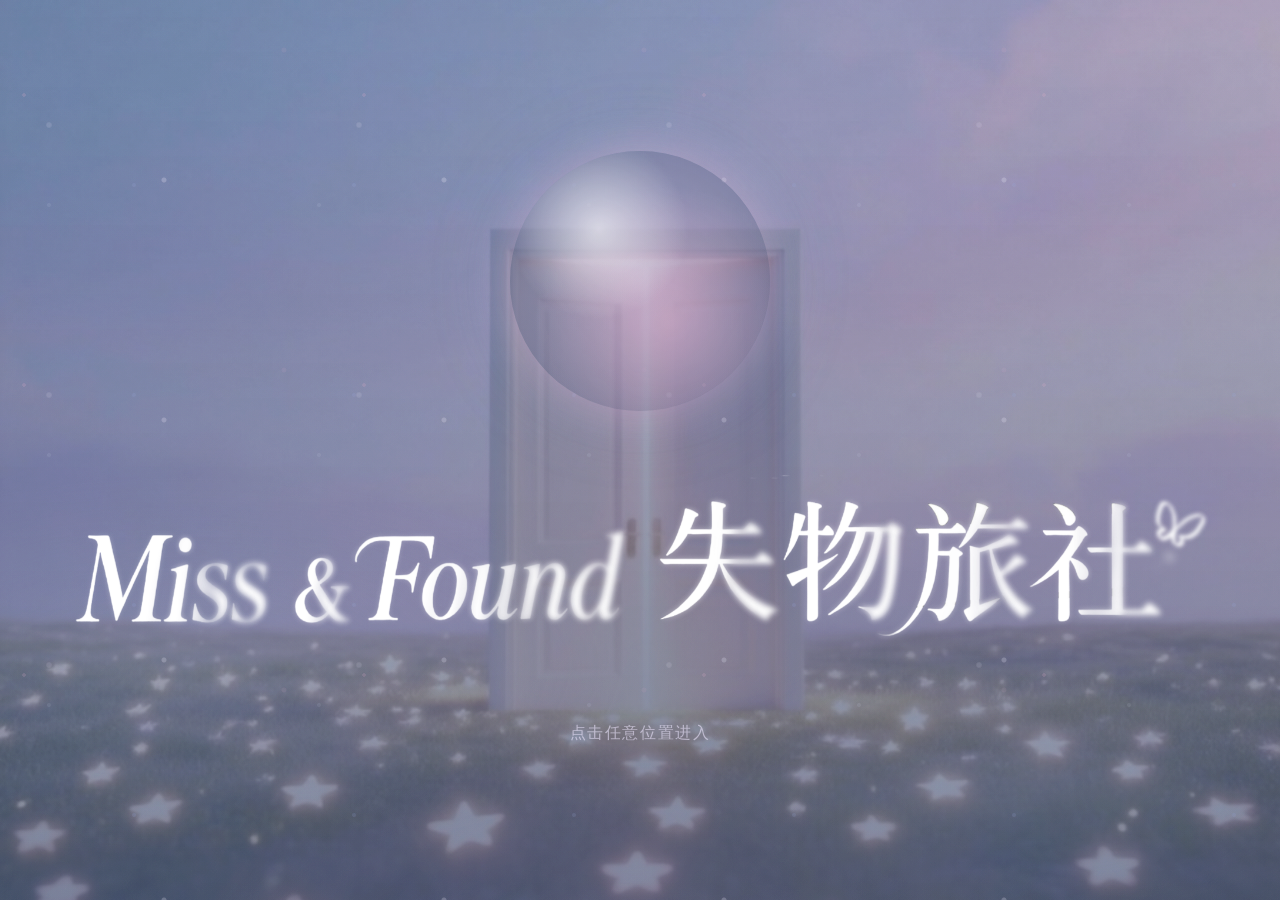
<file: index.html>
<!DOCTYPE html>
<html lang="zh-CN">
  <head>
    <meta charset="UTF-8" />
    <meta name="viewport" content="width=device-width, initial-scale=1.0" />
    <title>Miss&Found 失物旅舍 | 欢迎</title>
    <meta name="description" content="Miss&Found 失物旅舍欢迎页，点击任意位置进入。" />
    <link rel="stylesheet" href="css/style.css" />
    <style>
      :root {
        --welcome-bg:
          radial-gradient(ellipse 70% 50% at 20% 15%, rgba(240, 184, 212, 0.3), transparent 50%),
          radial-gradient(ellipse 60% 45% at 78% 12%, rgba(165, 180, 232, 0.32), transparent 48%),
          radial-gradient(ellipse 80% 55% at 50% 88%, rgba(196, 181, 216, 0.22), transparent 52%),
          linear-gradient(160deg, #4a5578 0%, #6b7aab 40%, #8a9bc4 70%, #a5b4e8 100%);
      }

      html,
      body {
        min-height: 100%;
      }

      body.welcome-page {
        margin: 0;
        overflow: hidden;
        cursor: pointer;
        background: transparent;
        transition: opacity 0.6s ease;
      }

      body.welcome-page.is-leaving {
        opacity: 0;
      }

      .welcome-screen {
        position: relative;
        min-height: 100vh;
        display: grid;
        place-items: center;
        padding: 32px;
        text-align: center;
      }

      .welcome-screen::before {
        content: "";
        position: absolute;
        inset: 0;
        background: linear-gradient(
          to bottom,
          rgba(74, 85, 120, 0.08),
          rgba(74, 85, 120, 0.18)
        );
        pointer-events: none;
      }

      .welcome-core {
        position: relative;
        z-index: 1;
        display: grid;
        justify-items: center;
        gap: 32px;
        animation: welcome-enter 2.4s ease-in-out both;
      }

      .welcome-pulse {
        width: clamp(160px, 23vw, 260px);
        aspect-ratio: 1;
        border-radius: 50%;
        background:
          radial-gradient(circle at 34% 30%, rgba(255, 255, 255, 0.62), transparent 36%),
          radial-gradient(circle at 62% 66%, rgba(240, 184, 212, 0.42), transparent 58%),
          radial-gradient(circle, rgba(196, 181, 216, 0.45), rgba(74, 85, 120, 0.4));
        box-shadow:
          0 0 40px rgba(240, 184, 212, 0.35),
          0 0 80px rgba(165, 180, 232, 0.25);
        animation: welcome-breathe 5s ease-in-out infinite;
      }

      .welcome-title {
        margin: 0;
        font-family: var(--font-family-title);
        font-weight: 300;
        font-size: clamp(2rem, 4vw, 3.4rem);
        letter-spacing: 0.14em;
        line-height: 1.4;
        color: var(--color-text-primary);
        animation: title-glow 5s ease-in-out infinite;
      }

      .welcome-tip {
        margin: 0;
        color: var(--color-text-secondary);
        font-family: var(--font-family-base);
        font-weight: 300;
        letter-spacing: 0.1em;
        line-height: 2;
        opacity: 0.85;
        animation: dream-breathe 4s ease-in-out infinite;
      }

      @keyframes welcome-enter {
        from {
          opacity: 0;
          translate: 0 20px;
        }
        to {
          opacity: 1;
          translate: 0 0;
        }
      }

      @keyframes welcome-breathe {
        0%,
        100% {
          scale: 0.96;
          opacity: 0.78;
          box-shadow:
            0 0 30px rgba(240, 184, 212, 0.28),
            0 0 60px rgba(165, 180, 232, 0.2);
        }
        50% {
          scale: 1.04;
          opacity: 1;
          box-shadow:
            0 0 50px rgba(240, 184, 212, 0.42),
            0 0 100px rgba(165, 180, 232, 0.32);
        }
      }

      @keyframes title-glow {
        0%,
        100% {
          text-shadow:
            0 0 16px rgba(196, 181, 216, 0.35),
            0 0 32px rgba(240, 184, 212, 0.22);
          opacity: 0.9;
        }
        50% {
          text-shadow:
            0 0 24px rgba(196, 181, 216, 0.55),
            0 0 48px rgba(240, 184, 212, 0.38);
          opacity: 1;
        }
      }

      @media (prefers-reduced-motion: reduce) {
        body.welcome-page {
          transition-duration: 0.001ms;
        }

        .welcome-core,
        .welcome-pulse,
        .welcome-title,
        .welcome-tip {
          animation: none;
        }
      }
    </style>
  </head>
  <body class="welcome-page">
    <div class="page-photo-bg" style="background-image: url('images/bg-star-door.png')" aria-hidden="true"></div>
    <div class="dream-bg" aria-hidden="true">
      <div class="dream-bg__clouds"></div>
      <div class="dream-bg__layer dream-bg__layer--a"></div>
      <div class="dream-bg__layer dream-bg__layer--b"></div>
      <div class="dream-bg__layer dream-bg__layer--c"></div>
      <div class="dream-bg__grain"></div>
    </div>

    <main class="welcome-screen" aria-label="欢迎页面">
      <section class="welcome-core">
        <div class="welcome-pulse" aria-hidden="true"></div>
        <h1 class="welcome-title"><img class="title-img" src="images/title-welcome.png" alt="Miss&Found 失物旅舍" /></h1>
        <p class="welcome-tip">点击任意位置进入</p>
      </section>
    </main>

    <script>
      (() => {
        let leaving = false;
        const goNext = () => {
          if (leaving) return;
          leaving = true;
          document.body.classList.add("is-leaving");
          window.setTimeout(() => {
            window.location.href = "./home.html";
          }, 600);
        };

        window.addEventListener("click", goNext, { once: true });
      })();
    </script>
  </body>
</html>
</file>
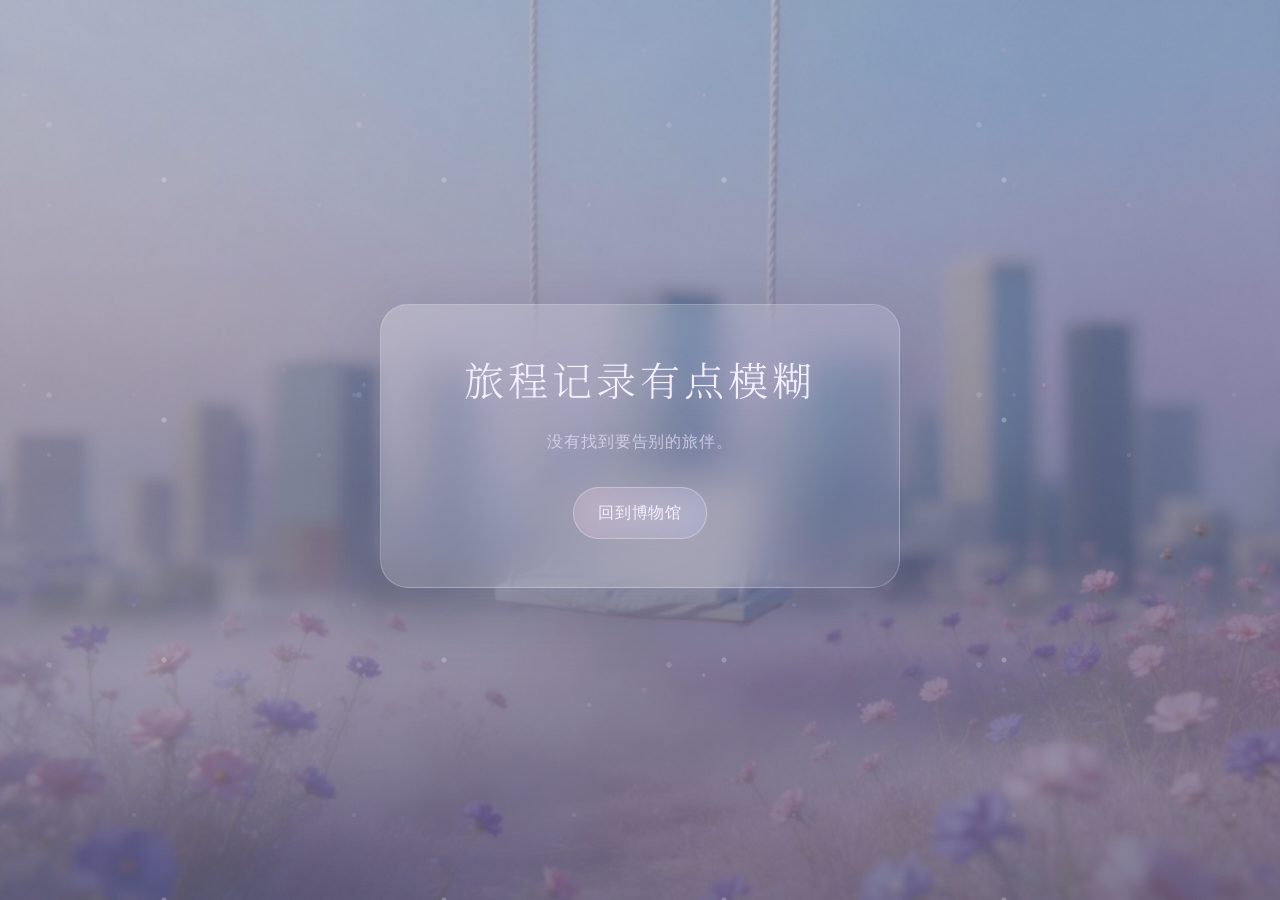
<file: goodbye.html>
<!DOCTYPE html>
<html lang="zh-CN">
  <head>
    <meta charset="UTF-8" />
    <meta name="viewport" content="width=device-width, initial-scale=1.0" />
    <title>旅程告别 | Miss&Found</title>
    <meta name="description" content="结束旅程后，为它保存一张温柔的创口贴纪念卡。" />
    <link rel="stylesheet" href="./css/style.css" />
    <style>
      .goodbye-page {
        min-height: 100vh;
        display: grid;
        place-items: center;
        padding: 24px 16px 32px;
      }

      .goodbye-wrap {
        width: 100%;
        max-width: 520px;
        margin: 0 auto;
      }

      .goodbye-header {
        margin: 0 0 24px;
        text-align: center;
      }

      .goodbye-header .title-img {
        filter: drop-shadow(0 2px 10px rgba(74, 85, 120, 0.55));
      }

      .bandage-frame {
        border-radius: 24px;
        padding: 24px;
        border: 1px solid rgba(255, 255, 255, 0.24);
        background: linear-gradient(145deg, rgba(255, 255, 255, 0.18), rgba(255, 255, 255, 0.08));
        backdrop-filter: blur(16px);
        -webkit-backdrop-filter: blur(16px);
        box-shadow: var(--shadow-soft);
      }

      .bandage-card {
        position: relative;
        width: 100%;
        max-width: 480px;
        margin: 0 auto;
        min-height: clamp(240px, 58vw, 320px);
        display: flex;
        align-items: center;
        justify-content: center;
        padding: 12px 8px;
      }

      .bandage-card__shell {
        position: absolute;
        inset: 0;
        z-index: 0;
        pointer-events: none;
      }

      .bandage-card__bg {
        width: 100%;
        height: 100%;
        max-width: 100%;
        object-fit: contain;
        object-position: center;
        display: block;
        filter: drop-shadow(0 10px 28px rgba(196, 181, 216, 0.22));
        opacity: 0.92;
      }

      .bandage-card__decor {
        position: absolute;
        inset: 0;
        z-index: 1;
        pointer-events: none;
      }

      .bandage-deco {
        position: absolute;
        color: rgba(255, 255, 255, 0.72);
        filter: drop-shadow(0 2px 8px rgba(196, 181, 216, 0.35));
      }

      .bandage-deco--cat {
        left: 6%;
        bottom: 10%;
        width: clamp(36px, 10vw, 52px);
        height: auto;
        opacity: 0.28;
      }

      .bandage-deco--star {
        top: 12%;
        right: 7%;
        width: clamp(22px, 6vw, 30px);
        height: auto;
        opacity: 0.34;
        color: rgba(255, 248, 255, 0.88);
      }

      .bandage-card__content {
        position: relative;
        z-index: 2;
        width: min(100%, 340px);
        padding: 48px 32px;
        display: flex;
        flex-direction: column;
        align-items: center;
        justify-content: center;
        gap: 14px;
        text-align: center;
        border-radius: 18px;
        background: transparent;
      }

      .bandage__title {
        margin: 0;
        font-family: var(--font-family-title);
        font-weight: 700;
        font-size: clamp(1rem, 3vw, 1.22rem);
        letter-spacing: 0.05em;
        line-height: 1.55;
        color: rgba(68, 50, 92, 0.96);
        text-shadow: 0 1px 2px rgba(255, 255, 255, 0.92);
        text-wrap: balance;
      }

      .bandage__avatar {
        width: 40px;
        height: 40px;
        border-radius: 50%;
        margin: -4px auto 0;
        overflow: hidden;
        box-shadow: 0 0 10px rgba(196, 181, 216, 0.35);
      }

      .bandage__avatar .avatar-img {
        border-radius: 50%;
      }

      .bandage__summary {
        margin: 0;
        font-size: clamp(0.82rem, 2.2vw, 0.92rem);
        font-weight: 300;
        line-height: 1.75;
        letter-spacing: 0.02em;
        color: rgba(108, 92, 128, 0.9);
        text-shadow: 0 1px 2px rgba(255, 255, 255, 0.9);
        text-wrap: pretty;
      }

      .bandage__num {
        font-weight: 600;
        font-variant-numeric: tabular-nums;
        color: #a878b8;
        padding: 0 1px;
      }

      .bandage__farewell {
        margin: 0;
        padding: 0;
        border: 0;
        max-width: 28em;
        font-family: var(--font-family-title);
        font-size: clamp(0.82rem, 2.2vw, 0.94rem);
        font-weight: 400;
        line-height: 1.75;
        font-style: italic;
        letter-spacing: 0.03em;
        color: rgba(118, 88, 138, 0.92);
        text-shadow: 0 1px 2px rgba(255, 255, 255, 0.9);
        text-wrap: pretty;
        hanging-punctuation: allow-end;
      }

      .bandage__farewell::before {
        content: "\201C";
        color: rgba(196, 181, 216, 0.85);
        margin-right: 2px;
      }

      .bandage__farewell::after {
        content: "\201D";
        color: rgba(196, 181, 216, 0.85);
        margin-left: 2px;
      }

      .bandage__farewell-tail {
        white-space: nowrap;
      }

      .goodbye-actions {
        margin-top: 20px;
        display: grid;
        grid-template-columns: repeat(2, minmax(0, 1fr));
        gap: 12px;
        max-width: 520px;
        margin-left: auto;
        margin-right: auto;
      }

      .goodbye-actions .btn {
        width: 100%;
      }

      .error-box {
        text-align: center;
      }

      .tip {
        position: fixed;
        right: 14px;
        top: 14px;
        z-index: 22;
        border-radius: 999px;
        border: 1px solid rgba(255, 255, 255, 0.28);
        background: rgba(74, 85, 120, 0.78);
        backdrop-filter: blur(14px);
        padding: 10px 16px;
        font-size: 0.84rem;
        font-weight: 300;
        letter-spacing: 0.04em;
        opacity: 0;
        translate: 0 -8px;
        transition:
          opacity var(--transition-fast),
          translate var(--transition-fast);
        pointer-events: none;
      }

      .tip.is-show {
        opacity: 1;
        translate: 0 0;
      }

      @keyframes bandage-enter {
        from { opacity: 0; transform: translateY(12px); }
        to { opacity: 1; transform: translateY(0); }
      }

      .bandage-frame {
        animation: bandage-enter var(--transition-slow) both;
      }

      @media (max-width: 640px) {
        .goodbye-actions {
          grid-template-columns: 1fr;
        }

        .bandage-card__content {
          padding: 44px 28px;
          width: min(100%, 320px);
        }

        .bandage-deco--cat {
          left: 4%;
          bottom: 8%;
          opacity: 0.22;
        }

        .bandage-deco--star {
          top: 10%;
          right: 5%;
          opacity: 0.28;
        }
      }
    </style>
  </head>
  <body>
    <div class="page-photo-bg" style="background-image: url('images/bg-swing-flowers.png')" aria-hidden="true"></div>
    <div class="dream-bg" aria-hidden="true">
      <div class="dream-bg__clouds"></div>
      <div class="dream-bg__layer dream-bg__layer--a"></div>
      <div class="dream-bg__layer dream-bg__layer--b"></div>
      <div class="dream-bg__layer dream-bg__layer--c"></div>
      <div class="dream-bg__grain"></div>
    </div>

    <main class="goodbye-page page-shell" data-parallax-root>
      <div class="page-container">
      <section id="goodbye-wrap" class="goodbye-wrap"></section>
      </div>
    </main>

    <div id="tip" class="tip" role="status" aria-live="polite"></div>

    <script src="https://html2canvas.hertzen.com/dist/html2canvas.min.js"></script>
    <script type="module">
      import { STORAGE_KEYS } from "./js/data.js";
      import { getItems, read } from "./js/storage.js";
      import { initPageEffects } from "./js/effects.js";
      import { applyAvatarToElement } from "./js/avatar.js";

      const wrapEl = document.getElementById("goodbye-wrap");
      const tipEl = document.getElementById("tip");
      let tipTimer = null;

      const showTip = (text) => {
        tipEl.textContent = text;
        tipEl.classList.add("is-show");
        if (tipTimer) window.clearTimeout(tipTimer);
        tipTimer = window.setTimeout(() => tipEl.classList.remove("is-show"), 2000);
      };

      const nowIso = () => new Date().toISOString();
      const escapeHtml = (value) =>
        String(value || "")
          .replaceAll("&", "&amp;")
          .replaceAll("<", "&lt;")
          .replaceAll(">", "&gt;")
          .replaceAll('"', "&quot;")
          .replaceAll("'", "&#39;");

      const daysFrom = (iso) => {
        const date = new Date(iso || nowIso());
        if (Number.isNaN(date.getTime())) return 1;
        const diff = Date.now() - date.getTime();
        return Math.max(1, Math.floor(diff / 86400000) + 1);
      };

      const getItemById = (id) => {
        const items = getItems();
        return items.find((it) => it.id === id) || null;
      };

      const getTravelStats = (id, createdAt) => {
        const posts = read(STORAGE_KEYS.posts, []);
        const mine = Array.isArray(posts) ? posts.filter((p) => p.itemId === id) : [];
        const cities = new Set(mine.map((p) => p.city).filter(Boolean));
        return {
          days: daysFrom(createdAt),
          cities: cities.size,
          posts: mine.length
        };
      };

      const getFarewellText = (id) => {
        const conversations = read(STORAGE_KEYS.conversations, {});
        const list = Array.isArray(conversations?.[id]) ? conversations[id] : [];
        const farewell = [...list].reverse().find((msg) => msg && msg.from === "bot" && msg.type === "farewell");
        return farewell?.text || "我替你看过这个世界啦<br>现在要回心里去了<br>别难过，我一直在";
      };

      const renderError = (text) => {
        wrapEl.innerHTML = `
          <section class="glass-card card-standard error-box">
            <h1 class="title">旅程记录有点模糊</h1>
            <p class="subtitle">${text}</p>
            <a class="btn" href="./museum.html">回到博物馆</a>
          </section>
        `;
      };

      const formatFarewellHtml = (text) => {
        const safe = escapeHtml(text);
        if (safe.length <= 8) return safe;
        const head = safe.slice(0, -4);
        const tail = safe.slice(-4);
        return `${head}<span class="bandage__farewell-tail">${tail}</span>`;
      };

      const formatSummaryHtml = (stats) =>
        `共旅行 <span class="bandage__num">${stats.days}</span> 天<br>到过 <span class="bandage__num">${stats.cities}</span> 个地方<br>发了 <span class="bandage__num">${stats.posts}</span> 条朋友圈`;

      const BANDAGE_DECOR = `
        <svg class="bandage-deco bandage-deco--cat" viewBox="0 0 64 48" fill="currentColor" aria-hidden="true">
          <ellipse cx="22" cy="38" rx="14" ry="5" opacity="0.35"/>
          <path d="M14 28c0-8 6-14 14-14s14 6 14 14c0 4-2 8-5 10l-2 6h-6l-2-6c-3-2-5-6-5-10z"/>
          <circle cx="18" cy="24" r="2.5"/>
          <circle cx="30" cy="24" r="2.5"/>
          <path d="M10 18l-4-6M54 18l4-6" stroke="currentColor" stroke-width="2.5" stroke-linecap="round" fill="none"/>
        </svg>
        <svg class="bandage-deco bandage-deco--star" viewBox="0 0 24 24" fill="currentColor" aria-hidden="true">
          <path d="M12 2l2.6 6.4L21 9.2l-5 4.3 1.6 6.5L12 16.8 6.4 20l1.6-6.5-5-4.3 6.4-.8L12 2z"/>
        </svg>
      `;

      const renderMain = (item, stats) => {
        const name = item.name || item.title || "这位旅伴";
        const summaryHtml = formatSummaryHtml(stats);
        const farewellHtml = formatFarewellHtml(getFarewellText(item.id));
        wrapEl.innerHTML = `
          <header class="goodbye-header">
            <h1 class="title"><img class="title-img" src="images/title-goodbye.png" alt="旅程告别" /></h1>
            <p class="subtitle text-body">有些陪伴不会结束，只是换成温柔的想念。</p>
          </header>

          <section id="bandage-export" class="bandage-frame card-standard">
            <div class="bandage-card">
              <div class="bandage-card__shell" aria-hidden="true">
                <img class="bandage-card__bg" src="./images/asset-bandage.png" alt="" />
              </div>
              <div class="bandage-card__decor" aria-hidden="true">${BANDAGE_DECOR}</div>
              <div class="bandage-card__content">
                <h2 class="bandage__title">你送它看过世界<br>现在它回家了</h2>
                ${item.avatarImage ? '<div id="bandage-avatar" class="bandage__avatar"></div>' : ""}
                <p class="bandage__summary text-body">${summaryHtml}</p>
                <blockquote class="bandage__farewell">${farewellHtml}</blockquote>
              </div>
            </div>
          </section>

          <div class="goodbye-actions">
            <button id="save-btn" class="btn" type="button">保存这张创口贴</button>
            <button id="share-btn" class="btn" type="button">分享</button>
            <a class="btn" href="./museum.html">回到博物馆</a>
            <a class="btn" href="./home.html">回到首页</a>
          </div>
        `;

        const avatarEl = document.getElementById("bandage-avatar");
        if (avatarEl) applyAvatarToElement(avatarEl, item);

        const saveBtn = document.getElementById("save-btn");
        const shareBtn = document.getElementById("share-btn");
        const bandageExport = document.getElementById("bandage-export");

        saveBtn.addEventListener("click", async () => {
          if (!window.html2canvas) {
            showTip("导出组件还未就绪");
            return;
          }
          const canvas = await window.html2canvas(bandageExport, {
            useCORS: true,
            backgroundColor: null,
            scale: Math.min(2, window.devicePixelRatio || 1.5)
          });
          const link = document.createElement("a");
          const safeName = String(name).replace(/[\\/:*?"<>|]/g, "-");
          link.download = `goodbye-${safeName}.png`;
          link.href = canvas.toDataURL("image/png");
          link.click();
          showTip("创口贴已保存");
        });

        shareBtn.addEventListener("click", async () => {
          const shareText = `我在 Miss&Found 送 ${name} 看过世界，现在它回家了。`;
          const shareData = { title: "Miss&Found 告别页", text: shareText, url: window.location.href };

          if (navigator.share) {
            try {
              await navigator.share(shareData);
              showTip("已调起分享");
            } catch (_err) {
              // 用户取消分享不提示错误
            }
            return;
          }

          try {
            await navigator.clipboard.writeText(window.location.href);
            showTip("链接已复制");
          } catch (_err) {
            showTip("复制失败，请手动复制链接");
          }
        });
      };

      const init = () => {
        initPageEffects();
        const params = new URLSearchParams(window.location.search);
        const id = params.get("id");
        if (!id) {
          renderError("没有找到要告别的旅伴。");
          return;
        }

        let item = null;
        try {
          item = getItemById(id);
        } catch (_err) {
          renderError("数据读取失败了，请稍后再试。");
          return;
        }

        if (!item) {
          renderError("这个旅伴可能已经离开了记录。");
          return;
        }

        let stats = { days: 1, cities: 0, posts: 0 };
        try {
          stats = getTravelStats(id, item.createdAt);
        } catch (_err) {
          stats = { days: daysFrom(item.createdAt), cities: 0, posts: 0 };
        }

        renderMain(item, stats);
      };

      init();
    </script>
  </body>
</html>
</file>
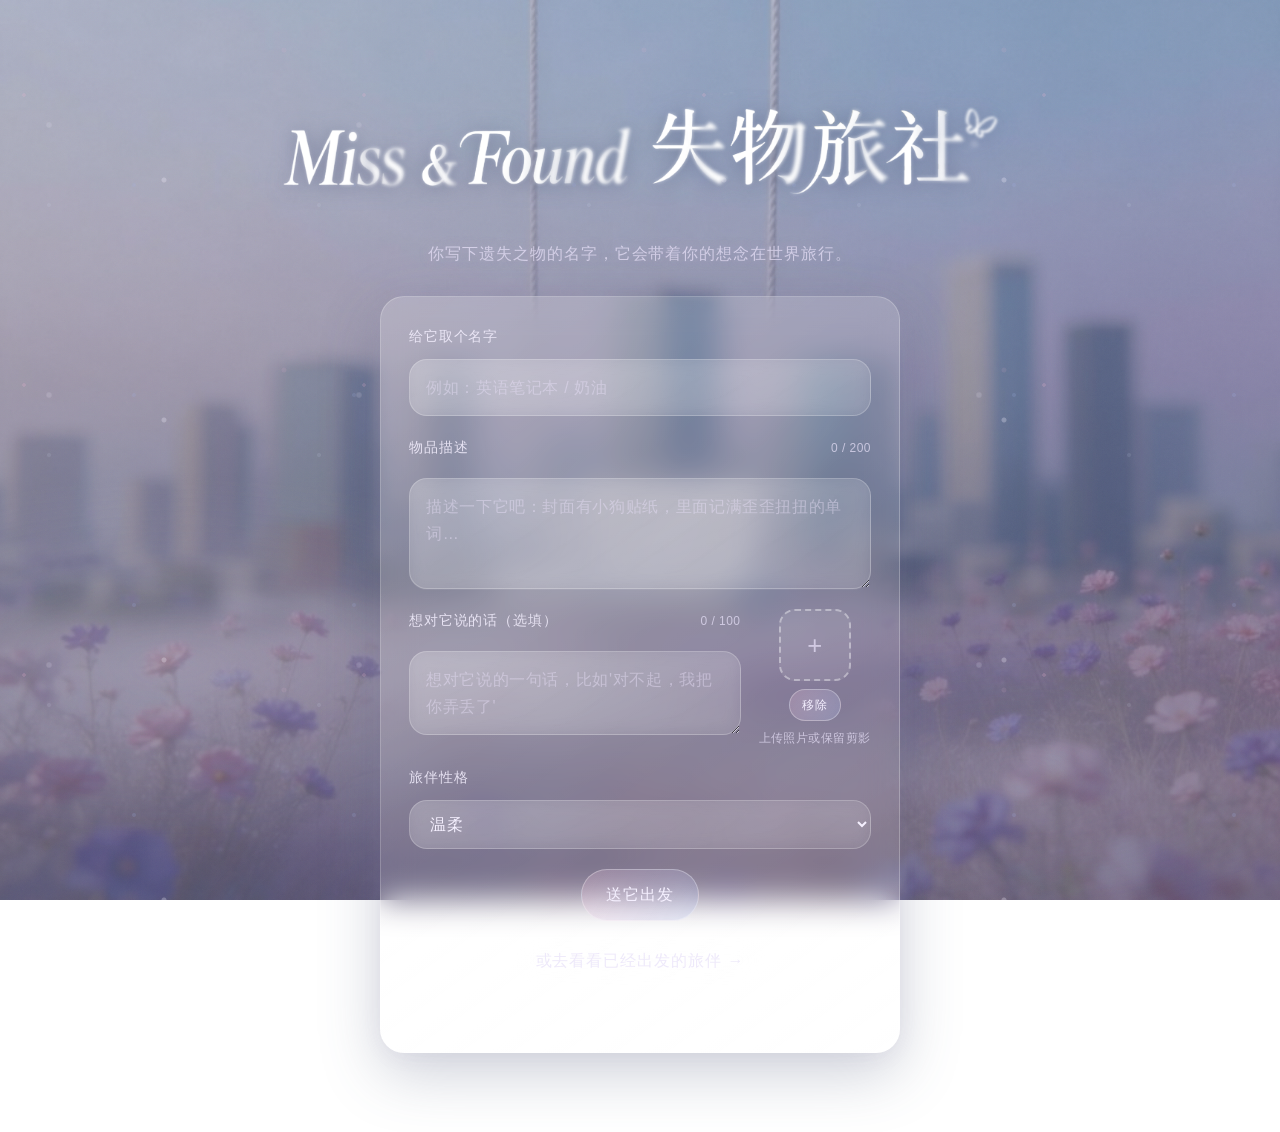
<file: home.html>
<!DOCTYPE html>
<html lang="zh-CN">
  <head>
    <meta charset="UTF-8" />
    <meta name="viewport" content="width=device-width, initial-scale=1.0" />
    <title>Miss&Found 失物旅舍 | 记忆封存入口</title>
    <meta
      name="description"
      content="在 Miss&Found 失物旅舍，为遗失的物品、宠物与思念的人开启一段温柔旅行。"
    />
    <link rel="stylesheet" href="css/style.css" />
    <style>
      .entry-hero {
        text-align: center;
        margin-bottom: 28px;
      }

      .entry-title {
        font-size: clamp(1.8rem, 5vw, 3rem);
        letter-spacing: 0.12em;
        line-height: 1.45;
      }

      .entry-subtitle {
        margin: 16px auto 0;
        max-width: none;
        line-height: 1.65;
        white-space: nowrap;
        font-size: clamp(0.75rem, 3.5vw, 1rem);
      }

      .entry-title .title-img {
        filter: drop-shadow(0 2px 10px rgba(74, 85, 120, 0.55));
      }

      .entry-form-card {
        padding: clamp(22px, 3vw, 28px);
        border-radius: 24px;
        border: 1px solid rgba(255, 255, 255, 0.22);
        background: linear-gradient(145deg, rgba(255, 255, 255, 0.18), rgba(255, 255, 255, 0.06));
        backdrop-filter: blur(16px);
        -webkit-backdrop-filter: blur(16px);
      }

      .entry-media-row {
        display: grid;
        grid-template-columns: 1fr auto;
        gap: 18px;
        align-items: start;
        margin-bottom: 18px;
      }

      .field-head {
        display: flex;
        justify-content: space-between;
        align-items: baseline;
        gap: 10px;
        margin-bottom: 8px;
      }

      .field-head label {
        margin-bottom: 0;
      }

      .field-counter {
        margin: 0;
        font-size: 0.75rem;
        color: var(--color-text-secondary);
        letter-spacing: 0.04em;
        white-space: nowrap;
      }

      .field-counter.is-limit {
        color: #d88aa8;
      }

      .entry-submit {
        margin-top: 8px;
        display: flex;
        flex-direction: column;
        align-items: center;
        gap: 4px;
      }

      .btn--ghost {
        background: transparent;
        border: 1px solid rgba(255, 255, 255, 0.4);
        color: var(--color-text-secondary);
        padding: 10px 20px;
        border-radius: 999px;
        text-decoration: none;
      }

      #entry-feedback {
        margin: 14px 0 0;
        min-height: 1.5em;
        text-align: center;
      }

      @media (max-width: 620px) {
        .entry-media-row {
          grid-template-columns: 1fr;
        }
      }
    </style>
  </head>
  <body>
    <div class="page-photo-bg" style="background-image: url('images/bg-swing-flowers.png')" aria-hidden="true"></div>
    <div class="dream-bg" aria-hidden="true">
      <div class="dream-bg__clouds"></div>
      <div class="dream-bg__layer dream-bg__layer--a"></div>
      <div class="dream-bg__layer dream-bg__layer--b"></div>
      <div class="dream-bg__layer dream-bg__layer--c"></div>
      <div class="dream-bg__grain"></div>
    </div>

    <main class="page-shell" data-parallax-root>
      <div class="page-container">
        <header class="entry-hero parallax-layer" data-parallax-depth="1.2">
          <h1 id="entry-title" class="title entry-title shake shake--delay-1"><img class="title-img" src="images/title-home.png" alt="Miss&Found 失物旅舍" /></h1>
          <p class="subtitle entry-subtitle">你写下遗失之物的名字，它会带着你的想念在世界旅行。</p>
        </header>

        <section class="entry-form-card card-standard glass-card parallax-layer" data-parallax-depth="1" aria-labelledby="entry-title">
          <form id="entry-form" novalidate>
            <div class="field">
              <label for="item-name">给它取个名字</label>
              <input id="item-name" name="name" maxlength="40" placeholder="例如：英语笔记本 / 奶油 " required />
            </div>

            <div class="field">
              <div class="field-head">
                <label for="item-description">物品描述</label>
                <p id="desc-counter" class="field-counter" aria-live="polite">0 / 200</p>
              </div>
              <textarea
                id="item-description"
                name="description"
                rows="3"
                maxlength="200"
                placeholder="描述一下它吧：封面有小狗贴纸，里面记满歪歪扭扭的单词…"
                required
              ></textarea>
            </div>

            <div class="entry-media-row">
              <div class="field" style="margin-bottom: 0">
                <div class="field-head">
                  <label for="item-message">想对它说的话（选填）</label>
                  <p id="msg-counter" class="field-counter" aria-live="polite">0 / 100</p>
                </div>
                <textarea
                  id="item-message"
                  name="message"
                  rows="2"
                  maxlength="100"
                  placeholder="想对它说的一句话，比如'对不起，我把你弄丢了'"
                ></textarea>
              </div>

              <div class="avatar-upload" aria-label="上传物品照片">
                <input id="avatar-file" class="sr-only" type="file" accept="image/*" />
                <div id="avatar-preview" class="avatar-upload__preview silhouette" aria-hidden="true"></div>
                <button id="avatar-pick-btn" class="avatar-upload__btn" type="button" aria-label="选择照片">+</button>
                <div class="avatar-upload__actions">
                  <button id="avatar-remove-btn" class="btn btn--tiny" type="button" hidden>移除</button>
                </div>
                <p id="avatar-hint" class="avatar-upload__hint">上传照片或保留剪影</p>
              </div>
            </div>

            <div class="field">
              <label for="item-personality">旅伴性格</label>
              <select id="item-personality" name="personality">
                <option value="quiet">安静</option>
                <option value="playful">调皮</option>
                <option value="gentle" selected>温柔</option>
                <option value="curious">好奇</option>
                <option value="nostalgic">怀旧</option>
                <option value="optimistic">乐观</option>
              </select>
            </div>

            <div class="entry-submit">
              <button id="start-trip-btn" class="btn shake shake--delay-3" type="button">送它出发</button>
              <a class="btn btn--ghost" href="./museum.html" style="margin-top: 12px; display: inline-block;">或去看看已经出发的旅伴 →</a>
            </div>
          </form>
          <p id="entry-feedback" class="subtitle text-body" role="status" aria-live="polite"></p>
        </section>
      </div>
    </main>

    <script type="module">
      import { bootstrapItems, addItem } from "./js/storage.js";
      import { initPageEffects } from "./js/effects.js";
      import { compressImage, applyAvatarToElement } from "./js/avatar.js";
      import { inferSilhouetteKind, silhouetteStyleForKind, silhouetteLabelForKind } from "./js/silhouette.js";

      bootstrapItems();
      initPageEffects();

      const feedback = document.getElementById("entry-feedback");
      const form = document.getElementById("entry-form");
      const startTripBtn = document.getElementById("start-trip-btn");
      const avatarFileEl = document.getElementById("avatar-file");
      const avatarPreviewEl = document.getElementById("avatar-preview");
      const avatarPickBtn = document.getElementById("avatar-pick-btn");
      const avatarRemoveBtn = document.getElementById("avatar-remove-btn");
      const avatarHintEl = document.getElementById("avatar-hint");
      const descriptionEl = document.getElementById("item-description");
      const messageEl = document.getElementById("item-message");
      const descCounterEl = document.getElementById("desc-counter");
      const msgCounterEl = document.getElementById("msg-counter");

      let avatarImage = "";
      let previewSeed = Math.floor(Math.random() * 1000);

      const bindCounter = (inputEl, counterEl, max) => {
        const update = () => {
          const len = inputEl.value.length;
          counterEl.textContent = `${len} / ${max}`;
          counterEl.classList.toggle("is-limit", len >= max);
        };
        inputEl.addEventListener("input", update);
        update();
      };

      bindCounter(descriptionEl, descCounterEl, 200);
      bindCounter(messageEl, msgCounterEl, 100);

      const renderPreview = () => {
        if (avatarImage) {
          avatarPreviewEl.hidden = false;
          avatarPickBtn.hidden = true;
          applyAvatarToElement(avatarPreviewEl, { avatarImage, name: "预览" });
          avatarRemoveBtn.hidden = false;
          avatarHintEl.textContent = "已使用上传的照片";
          return;
        }

        const description = descriptionEl.value.trim();
        if (description) {
          const kind = inferSilhouetteKind(description);
          avatarPreviewEl.hidden = false;
          avatarPickBtn.hidden = false;
          avatarPreviewEl.classList.remove("has-avatar-img");
          avatarPreviewEl.innerHTML = "";
          avatarPreviewEl.style.background = silhouetteStyleForKind(kind, previewSeed);
          avatarRemoveBtn.hidden = true;
          avatarHintEl.textContent = silhouetteLabelForKind(kind);
          return;
        }

        avatarPreviewEl.hidden = true;
        avatarPickBtn.hidden = false;
        avatarRemoveBtn.hidden = true;
        avatarHintEl.textContent = "上传照片或保留剪影";
      };

      avatarPickBtn.addEventListener("click", () => avatarFileEl.click());

      avatarFileEl.addEventListener("change", async () => {
        const file = avatarFileEl.files?.[0];
        if (!file) return;
        if (!file.type.startsWith("image/")) {
          feedback.textContent = "请选择图片文件。";
          return;
        }
        try {
          avatarImage = await compressImage(file, 300, 0.7);
          renderPreview();
          feedback.textContent = "";
        } catch (error) {
          console.error(error);
          feedback.textContent = "图片处理失败，请换一张试试。";
        }
        avatarFileEl.value = "";
      });

      avatarRemoveBtn.addEventListener("click", () => {
        avatarImage = "";
        renderPreview();
      });

      descriptionEl.addEventListener("input", renderPreview);
      renderPreview();

      const startTrip = () => {
        const formData = new FormData(form);
        const name = String(formData.get("name") || "").trim();
        const description = String(formData.get("description") || "").trim();
        const message = String(formData.get("message") || "").trim();
        const personality = String(formData.get("personality") || "gentle");

        if (!name) {
          feedback.textContent = "请先给它取个名字，旅程才能开始。";
          return;
        }
        if (!description) {
          feedback.textContent = "请描述一下它，这样旅程才会更真实。";
          return;
        }

        try {
          const silhouetteKind = inferSilhouetteKind(description);
          const created = addItem({
            name,
            description,
            message,
            personality,
            title: name,
            avatarImage,
            avatarSeed: previewSeed,
            silhouetteKind
          });

          if (!created?.id) throw new Error("addItem 未返回有效对象");
          window.location.href = "./museum.html";
        } catch (error) {
          console.error("[Miss&Found] 出发失败:", error);
          feedback.textContent = "出发失败了，请稍后再试。";
        }
      };

      startTripBtn.addEventListener("click", (e) => {
        e.preventDefault();
        startTrip();
      });
      form.addEventListener("submit", (e) => {
        e.preventDefault();
        startTrip();
      });
    </script>
  </body>
</html>
</file>
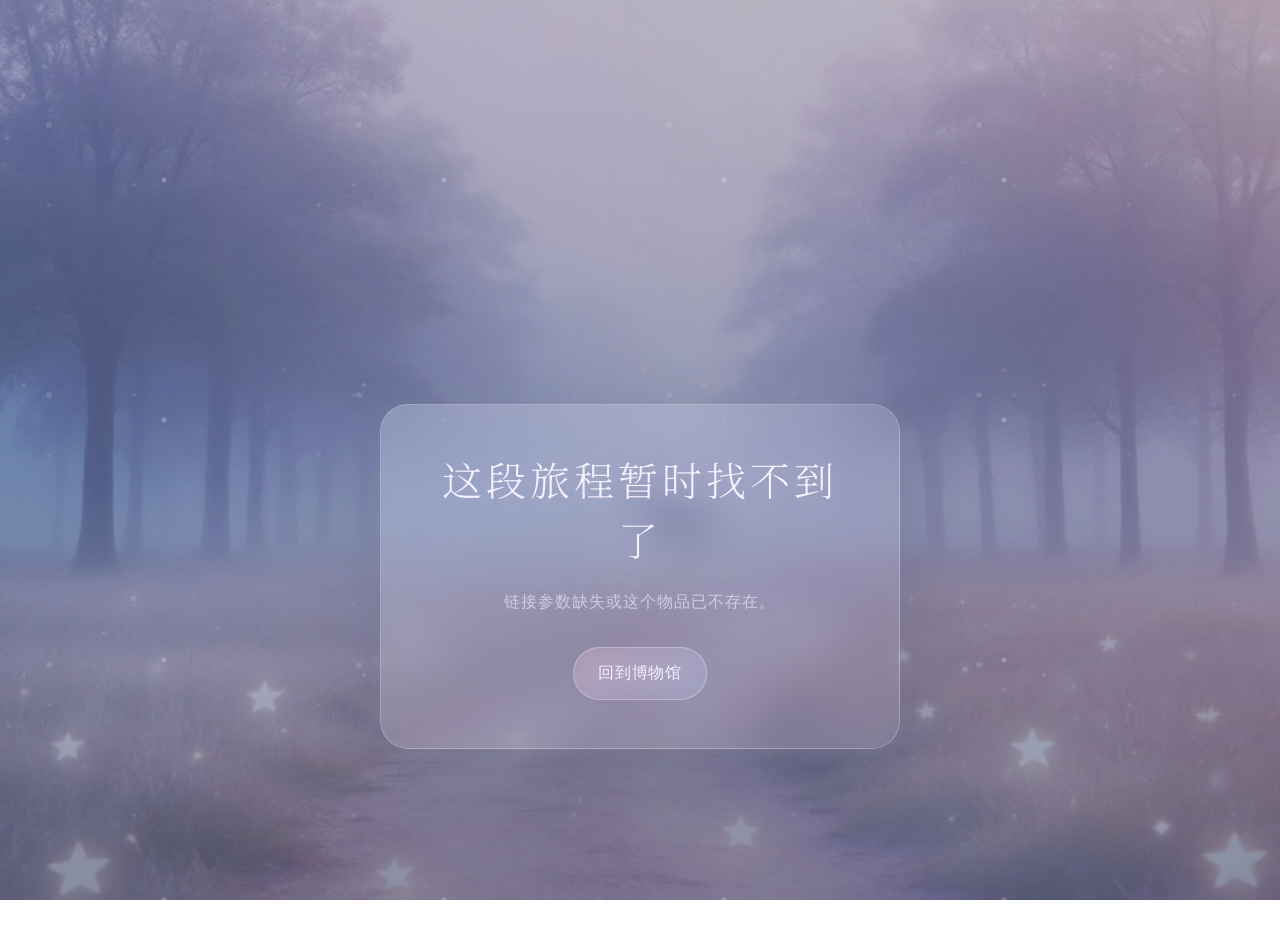
<file: item.html>
<!DOCTYPE html>
<html lang="zh-CN">
  <head>
    <meta charset="UTF-8" />
    <meta name="viewport" content="width=device-width, initial-scale=1.0" />
    <title>失物主页 | Miss&Found</title>
    <meta name="description" content="查看遗失之物的旅行朋友圈与聊天记录。" />
    <link rel="stylesheet" href="css/style.css" />
    <style>
      body.item-page {
        --profile-grad-a: #a5b4e8;
        --profile-grad-b: #6b7aab;
      }

      .item-layout {
        min-height: 100vh;
        padding: 20px 14px 130px;
      }

      .item-content {
        width: min(640px, 100%);
        margin: 0 auto;
      }

      .item-profile {
        position: fixed;
        top: 14px;
        left: 50%;
        transform: translateX(-50%);
        z-index: 8;
        width: min(520px, calc(100% - 32px));
        max-width: 520px;
        padding: 16px 16px 16px 52px;
        border-radius: var(--radius-card);
        border: 1px solid var(--color-border);
        background: linear-gradient(145deg, rgba(255, 255, 255, 0.22), rgba(255, 255, 255, 0.1));
        backdrop-filter: blur(var(--blur-strength));
        -webkit-backdrop-filter: blur(var(--blur-strength));
        box-shadow: var(--shadow-soft);
      }

      .item-profile__menu {
        position: absolute;
        right: 12px;
        top: 12px;
        width: 36px;
        height: 36px;
        border-radius: 50%;
        border: 1px solid rgba(255, 255, 255, 0.28);
        background: rgba(255, 255, 255, 0.14);
        backdrop-filter: blur(8px);
        color: inherit;
        cursor: pointer;
        letter-spacing: 0.1em;
        transition: background var(--transition-fast);
      }

      .item-profile__menu:hover {
        background: rgba(255, 255, 255, 0.22);
      }

      .item-profile__back {
        position: absolute;
        left: 12px;
        top: 12px;
        width: 36px;
        height: 36px;
        border-radius: 50%;
        border: 1px solid rgba(255, 255, 255, 0.28);
        background: rgba(255, 255, 255, 0.14);
        backdrop-filter: blur(8px);
        color: inherit;
        display: grid;
        place-items: center;
        text-decoration: none;
        transition: background var(--transition-fast);
      }

      .item-profile__back:hover {
        background: rgba(255, 255, 255, 0.22);
      }

      .item-profile__inner {
        display: flex;
        gap: 14px;
        align-items: center;
      }

      .item-profile__avatar {
        width: 72px;
        aspect-ratio: 1;
        border-radius: 50%;
        flex: none;
        margin: 0;
      }

      .item-profile__avatar.silhouette {
        animation: none;
      }

      .item-profile__name {
        margin: 0;
        font-family: var(--font-family-title);
        font-weight: 400;
        font-size: 1.15rem;
        letter-spacing: 0.08em;
      }

      .item-profile__sign,
      .item-profile__days {
        margin: 4px 0 0;
        font-size: 0.86rem;
        font-weight: 300;
        letter-spacing: 0.04em;
        line-height: 1.7;
        color: var(--color-text-secondary);
      }

      .item-main {
        margin-top: 170px;
        min-height: 70vh;
      }

      .panel {
        display: none;
      }

      .panel.is-active {
        display: block;
      }

      .timeline-refresh {
        text-align: center;
        color: var(--color-text-secondary);
        font-size: 0.82rem;
        font-weight: 300;
        letter-spacing: 0.06em;
        margin-bottom: 12px;
        min-height: 20px;
      }

      .timeline-list {
        display: flex;
        flex-direction: column;
        gap: 16px;
      }

      .post-card {
        width: 100%;
        border-radius: 22px;
        border: 1px solid rgba(255, 255, 255, 0.22);
        background: linear-gradient(145deg, rgba(255, 255, 255, 0.2), rgba(255, 255, 255, 0.08));
        backdrop-filter: blur(14px);
        -webkit-backdrop-filter: blur(14px);
        padding: 14px;
        overflow: hidden;
      }

      .post-card__image {
        position: relative;
        border-radius: 16px;
        width: 100%;
        aspect-ratio: 4 / 3;
        overflow: hidden;
        background: linear-gradient(140deg, rgba(165, 180, 232, 0.45), rgba(240, 184, 212, 0.42));
        margin-bottom: 12px;
      }

      .post-card__img-el {
        position: absolute;
        inset: 0;
        width: 100%;
        height: 100%;
        object-fit: cover;
        opacity: 0.82;
      }

      .post-card__landmark {
        position: absolute;
        left: 12px;
        bottom: 10px;
        font-size: 0.84rem;
        font-weight: 300;
        letter-spacing: 0.04em;
        text-shadow: var(--text-glow);
      }

      .post-card__silhouette {
        position: absolute;
        right: 14px;
        bottom: 14px;
        width: 46px;
        height: 46px;
        border-radius: 50%;
        background:
          radial-gradient(circle at 35% 30%, rgba(255, 255, 255, 0.58), transparent 35%),
          radial-gradient(circle at 64% 72%, rgba(196, 181, 216, 0.85), rgba(74, 85, 120, 0.75));
        box-shadow: 0 0 18px rgba(196, 181, 216, 0.35);
      }

      .post-card__silhouette--pair {
        right: 60px;
      }

      .post-card__body {
        margin: 0 0 12px;
        font-weight: 300;
        letter-spacing: 0.04em;
        line-height: 1.85;
      }

      .post-card__meta {
        margin: 0;
        display: flex;
        justify-content: space-between;
        align-items: center;
        gap: 8px;
        font-size: 0.8rem;
        font-weight: 300;
        letter-spacing: 0.04em;
        color: var(--color-text-secondary);
      }

      .panel {
        display: none;
      }

      .panel.is-active {
        display: block;
      }

      .timeline-refresh {
        text-align: center;
        color: var(--color-text-secondary);
        font-size: 0.82rem;
        margin-bottom: 12px;
        min-height: 20px;
        max-width: 520px;
        margin-left: auto;
        margin-right: auto;
      }

      .post-card__landmark {
        position: absolute;
        left: 12px;
        bottom: 10px;
        font-size: 0.84rem;
        text-shadow: var(--text-glow);
      }

      .post-card__fav {
        border: 0;
        border-radius: 999px;
        padding: 5px 10px;
        background: rgba(255, 255, 255, 0.12);
        color: inherit;
        cursor: pointer;
        transition:
          scale var(--transition-fast),
          background var(--transition-fast);
      }

      .post-card__fav:active,
      .post-card__fav.is-pressed {
        scale: 0.94;
      }

      .post-card__fav.is-faved {
        background: rgba(240, 184, 212, 0.28);
      }

      .post-card__fav-icon {
        display: inline-block;
        margin-right: 4px;
        color: rgba(245, 240, 255, 0.88);
        transition:
          color var(--transition-fast),
          scale var(--transition-fast);
      }

      .post-card__fav.is-faved .post-card__fav-icon {
        color: var(--color-healing-pink);
      }

      .post-card__fav.is-bounce .post-card__fav-icon {
        animation: fav-bounce 0.6s ease-in-out;
      }

      @keyframes fav-bounce {
        0% { scale: 1; }
        40% { scale: 1.15; }
        100% { scale: 1; }
      }

      .soft-toast {
        position: fixed;
        right: 16px;
        top: 16px;
        z-index: 20;
        padding: 10px 16px;
        border-radius: 999px;
        border: 1px solid rgba(255, 255, 255, 0.28);
        background: rgba(74, 85, 120, 0.78);
        backdrop-filter: blur(14px);
        color: var(--color-text-primary);
        font-size: 0.84rem;
        font-weight: 300;
        letter-spacing: 0.04em;
        opacity: 0;
        translate: 0 -8px;
        pointer-events: none;
        transition:
          opacity var(--transition-fast),
          translate var(--transition-fast);
      }

      .soft-toast.is-show {
        opacity: 1;
        translate: 0 0;
      }

      .encounter-flag {
        position: absolute;
        top: 8px;
        right: 10px;
        background: rgba(74, 85, 120, 0.55);
        backdrop-filter: blur(6px);
        border-radius: 999px;
        padding: 3px 10px;
        font-size: 0.72rem;
        font-weight: 300;
        letter-spacing: 0.04em;
      }

      .chat-panel-wrap {
        width: 100%;
        max-width: 520px;
        margin: 0 auto;
        border-radius: 22px;
        border: 1px solid rgba(255, 255, 255, 0.22);
        background: linear-gradient(145deg, rgba(255, 255, 255, 0.18), rgba(255, 255, 255, 0.08));
        backdrop-filter: blur(14px);
        -webkit-backdrop-filter: blur(14px);
        padding: 16px;
        min-height: 360px;
        display: flex;
        flex-direction: column;
      }

      .chat-list {
        display: flex;
        flex-direction: column;
        gap: 12px;
        flex: 1;
        overflow-y: auto;
        max-height: 55vh;
        padding: 4px 2px;
      }

      .chat-msg {
        max-width: 82%;
        padding: 10px 14px;
        border-radius: 18px;
        font-size: 0.9rem;
        font-weight: 300;
        letter-spacing: 0.04em;
        line-height: 1.75;
        word-break: break-word;
      }

      .chat-msg--bot {
        align-self: flex-start;
        background: rgba(255, 255, 255, 0.16);
        backdrop-filter: blur(8px);
        border-bottom-left-radius: 6px;
      }

      .chat-msg--user {
        align-self: flex-end;
        background: rgba(196, 181, 216, 0.32);
        backdrop-filter: blur(8px);
        border-bottom-right-radius: 6px;
      }

      .chat-empty {
        margin: auto;
        text-align: center;
        color: var(--color-text-secondary);
        font-size: 0.88rem;
        letter-spacing: 0.06em;
        line-height: 1.8;
      }

      .item-dock {
        position: fixed;
        left: 0;
        right: 0;
        bottom: 0;
        z-index: 9;
        padding: 10px 12px 12px;
        border-top: 1px solid rgba(255, 255, 255, 0.2);
        background: rgba(74, 85, 120, 0.65);
        backdrop-filter: blur(20px);
        -webkit-backdrop-filter: blur(20px);
      }

      .item-tabs {
        display: flex;
        justify-content: center;
        gap: 12px;
        margin-bottom: 10px;
      }

      .item-tab {
        border: 1px solid rgba(255, 255, 255, 0.24);
        background: rgba(255, 255, 255, 0.08);
        border-radius: 999px;
        padding: 6px 16px;
        color: inherit;
        font-weight: 300;
        letter-spacing: 0.06em;
        cursor: pointer;
        transition: background var(--transition-fast);
      }

      .item-tab.is-active {
        background: rgba(196, 181, 216, 0.32);
      }

      .chat-input-wrap {
        display: flex;
        gap: 10px;
      }

      .chat-input-wrap[hidden] {
        display: none;
      }

      .chat-input {
        flex: 1;
        border-radius: 999px;
        border: 1px solid rgba(255, 255, 255, 0.24);
        background: rgba(255, 255, 255, 0.14);
        backdrop-filter: blur(8px);
        color: inherit;
        padding: 11px 14px;
        font-weight: 300;
        letter-spacing: 0.04em;
      }

      .chat-input--disabled,
      .chat-input:disabled {
        background: rgba(255, 255, 255, 0.06);
        color: rgba(232, 224, 248, 0.55);
        border-color: rgba(255, 255, 255, 0.14);
        cursor: not-allowed;
      }

      .item-dock,
      .chat-input-wrap {
        padding-bottom: max(10px, env(safe-area-inset-bottom));
      }

      .panel-hint {
        text-align: center;
        color: var(--color-text-secondary);
        font-size: 0.82rem;
        font-weight: 300;
        letter-spacing: 0.06em;
      }

      .item-error {
        margin-top: 190px;
        text-align: center;
      }
    </style>
  </head>
  <body class="item-page">
    <div class="page-photo-bg" style="background-image: url('images/bg-deer-forest.png')" aria-hidden="true"></div>
    <div class="dream-bg" aria-hidden="true">
      <div class="dream-bg__clouds"></div>
      <div class="dream-bg__layer dream-bg__layer--a"></div>
      <div class="dream-bg__layer dream-bg__layer--b"></div>
      <div class="dream-bg__layer dream-bg__layer--c"></div>
      <div class="dream-bg__grain"></div>
    </div>

    <main class="item-layout" data-parallax-root>
      <header id="item-profile" class="item-profile">
        <a class="item-profile__back" href="./museum.html" aria-label="返回博物馆">←</a>
        <button id="profile-menu-btn" class="item-profile__menu" type="button" aria-label="更多操作">···</button>
        <div class="item-profile__inner">
          <div id="profile-avatar" class="item-profile__avatar silhouette" aria-hidden="true"></div>
          <div>
            <h1 id="profile-name" class="item-profile__name title"></h1>
            <p id="profile-sign" class="item-profile__sign"></p>
            <p id="profile-days" class="item-profile__days"></p>
          </div>
        </div>
      </header>

      <section id="item-main" class="item-main page-container">
        <div id="timeline-panel" class="panel is-active">
          <div id="timeline-refresh" class="timeline-refresh">下拉可刷新动态</div>
          <div id="timeline-list" class="timeline-list"></div>
        </div>
        <div id="chat-panel" class="panel">
          <div class="chat-panel-wrap">
            <div id="chat-list" class="chat-list"></div>
          </div>
        </div>
      </section>
    </main>

    <footer class="item-dock">
      <div class="item-tabs">
        <button class="item-tab is-active" data-tab="timeline" type="button">朋友圈</button>
        <button class="item-tab" data-tab="chat" type="button">聊天</button>
      </div>
      <div id="timeline-hint" class="panel-hint">切到聊天，和它说说今天的心情。</div>
      <form id="chat-form" class="chat-input-wrap" hidden>
        <label class="sr-only" for="chat-input">输入消息</label>
        <input id="chat-input" class="chat-input" maxlength="120" placeholder="输入想说的话..." />
        <button class="btn" type="submit">发送</button>
      </form>
    </footer>
    <div id="fav-toast" class="soft-toast" role="status" aria-live="polite"></div>

    <script type="module" src="js/item.js"></script>
  </body>
</html>
</file>
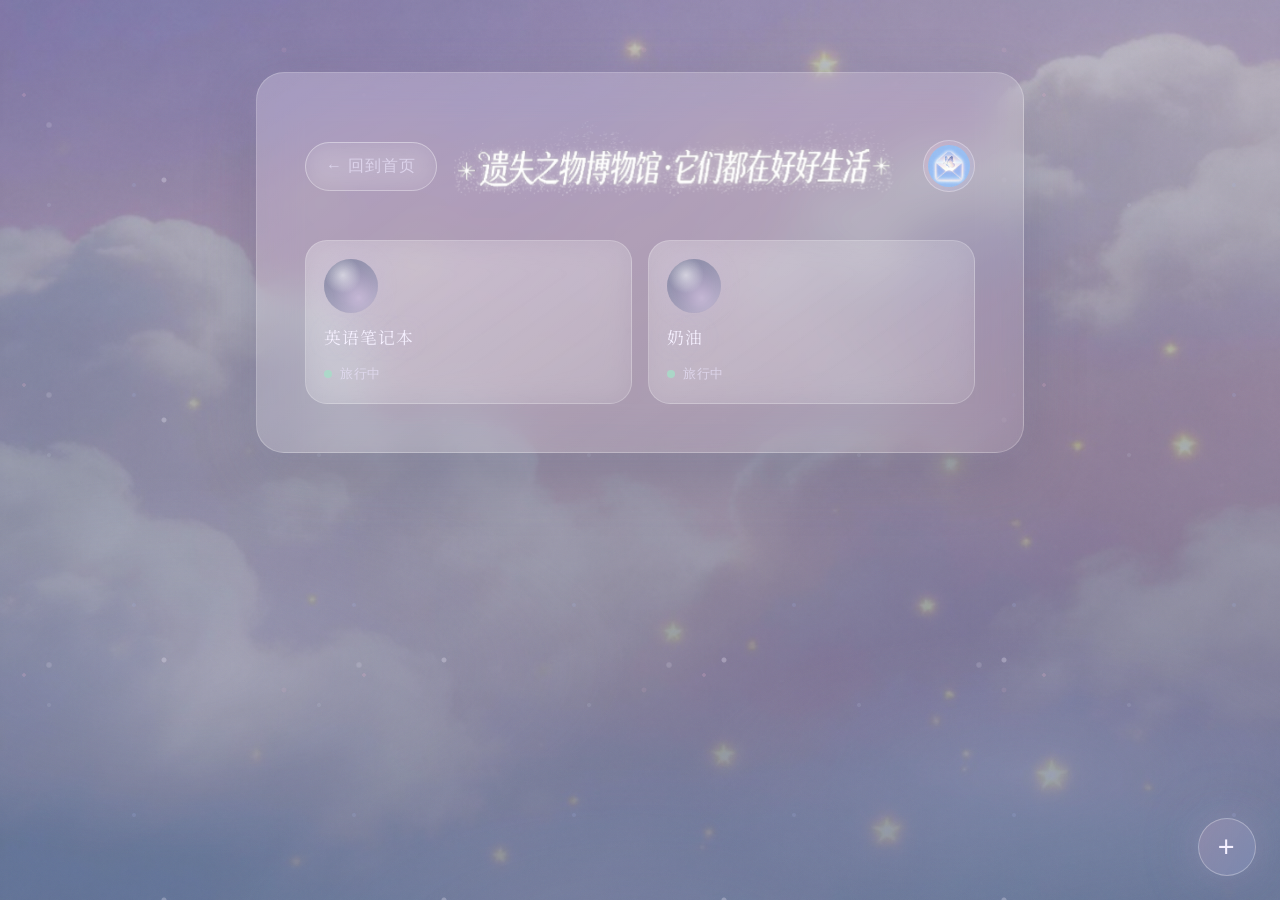
<file: museum.html>
<!DOCTYPE html>
<html lang="zh-CN">
  <head>
    <meta charset="UTF-8" />
    <meta name="viewport" content="width=device-width, initial-scale=1.0" />
    <title>遗失之物博物馆 | Miss&Found</title>
    <meta name="description" content="遗失之物博物馆：它们都在好好生活。" />
    <link rel="stylesheet" href="css/style.css" />
    <style>
      body.museum-page {
        background: var(--bg-image-main);
      }

      .museum {
        width: 100%;
      }

      .museum.glass-card--wide {
        max-width: 800px;
      }

      .museum__header {
        display: flex;
        align-items: center;
        gap: 16px;
        margin-bottom: 28px;
      }

      .museum__header .btn--ghost {
        flex-shrink: 0;
      }

      .museum__title {
        flex: 1;
        text-align: center;
      }

      .museum__title {
        margin: 0;
        font-family: var(--font-family-title);
        font-weight: 300;
        font-size: clamp(1.3rem, 2.8vw, 2.1rem);
        letter-spacing: 0.1em;
        line-height: 1.5;
      }

      .btn--ghost {
        background: transparent;
        border: 1px solid rgba(255, 255, 255, 0.4);
        color: var(--color-text-secondary);
        padding: 10px 20px;
        border-radius: 999px;
        text-decoration: none;
      }

      .stamp-btn {
        width: 52px;
        height: 52px;
        border-radius: 50%;
        padding: 4px;
        position: relative;
        flex-shrink: 0;
        overflow: hidden;
      }

      .stamp-btn__icon {
        width: 100%;
        height: 100%;
        object-fit: cover;
        border-radius: 50%;
        display: block;
      }

      .stamp-btn__dot {
        position: absolute;
        right: 10px;
        top: 9px;
        width: 9px;
        height: 9px;
        border-radius: 50%;
        background: var(--color-healing-pink);
        box-shadow: 0 0 14px rgba(240, 184, 212, 0.7);
      }

      .museum__grid {
        display: grid;
        grid-template-columns: repeat(auto-fill, minmax(220px, 1fr));
        gap: 16px;
      }

      .item-card {
        border-radius: 22px;
        border: 1px solid rgba(255, 255, 255, 0.22);
        background: linear-gradient(
          145deg,
          rgba(255, 255, 255, 0.2),
          rgba(255, 255, 255, 0.08)
        );
        backdrop-filter: blur(14px);
        -webkit-backdrop-filter: blur(14px);
        padding: 18px;
        color: inherit;
        text-align: left;
        cursor: pointer;
        opacity: 0;
        transform: translateY(14px);
        transition:
          transform var(--transition-medium),
          box-shadow var(--transition-medium),
          border-color var(--transition-fast),
          opacity var(--transition-medium);
      }

      .item-card.is-visible {
        opacity: 1;
        transform: translateY(0);
      }

      .item-card:hover {
        transform: translateY(-4px);
        border-color: rgba(255, 255, 255, 0.38);
        box-shadow: var(--shadow-soft), var(--shadow-glow);
      }

      .item-card__avatar {
        width: 54px;
        aspect-ratio: 1;
        border-radius: 50%;
        margin-bottom: 12px;
        background:
          radial-gradient(circle at 35% 30%, rgba(255, 255, 255, 0.58), transparent 35%),
          radial-gradient(circle at 64% 72%, rgba(196, 181, 216, 0.72), rgba(74, 85, 120, 0.7));
        box-shadow:
          0 0 18px rgba(196, 181, 216, 0.35),
          inset 0 0 14px rgba(255, 255, 255, 0.18);
      }

      .item-card__name {
        margin: 0 0 10px;
        font-family: var(--font-family-title);
        font-weight: 400;
        font-size: 1.05rem;
        letter-spacing: 0.06em;
        text-shadow: var(--text-glow);
      }

      .item-card__status {
        margin: 0;
        display: flex;
        align-items: center;
        gap: 8px;
        font-size: 0.84rem;
        font-weight: 300;
        letter-spacing: 0.04em;
        color: var(--color-text-secondary);
      }

      .item-card__dot {
        width: 8px;
        height: 8px;
        border-radius: 50%;
        background: rgba(196, 181, 216, 0.5);
      }

      .item-card__dot--traveling {
        background: rgba(168, 220, 200, 0.85);
        box-shadow: 0 0 0 rgba(168, 220, 200, 0.4);
        animation: pulse-dot 3s ease-in-out infinite;
      }

      @keyframes pulse-dot {
        0% { box-shadow: 0 0 0 0 rgba(168, 220, 200, 0.4); }
        70% { box-shadow: 0 0 0 10px rgba(168, 220, 200, 0); }
        100% { box-shadow: 0 0 0 0 rgba(168, 220, 200, 0); }
      }

      .museum__empty {
        margin: 40px 0 16px;
        text-align: center;
        color: var(--color-text-secondary);
        letter-spacing: 0.06em;
        line-height: 2;
      }

      .fab-plus {
        position: fixed;
        right: 24px;
        bottom: 24px;
        width: 58px;
        height: 58px;
        border-radius: 50%;
        font-size: 1.8rem;
        line-height: 1;
        box-shadow: var(--shadow-glow);
      }

      .context-menu {
        position: fixed;
        z-index: 12;
        min-width: 130px;
        border-radius: 18px;
        border: 1px solid rgba(255, 255, 255, 0.24);
        background: rgba(74, 85, 120, 0.75);
        backdrop-filter: blur(16px);
        -webkit-backdrop-filter: blur(16px);
        padding: 8px;
        box-shadow: var(--shadow-soft);
      }

      .context-menu__btn {
        width: 100%;
        border: 0;
        border-radius: 12px;
        background: transparent;
        color: var(--color-text-primary);
        text-align: left;
        padding: 10px 12px;
        cursor: pointer;
        font: inherit;
        font-weight: 300;
        letter-spacing: 0.04em;
        transition: background var(--transition-fast);
      }

      .context-menu__btn:hover {
        background: rgba(255, 255, 255, 0.12);
      }

      .context-menu[hidden] {
        display: none;
      }

      @media (max-width: 640px) {
        .museum__grid {
          grid-template-columns: repeat(2, minmax(0, 1fr));
          gap: 12px;
        }

        .item-card {
          padding: 14px;
        }
      }
    </style>
  </head>
  <body class="museum-page">
    <div class="page-photo-bg" style="background-image: url('images/bg-cloud-stars.png')" aria-hidden="true"></div>
    <div class="dream-bg" aria-hidden="true">
      <div class="dream-bg__clouds"></div>
      <div class="dream-bg__layer dream-bg__layer--a"></div>
      <div class="dream-bg__layer dream-bg__layer--b"></div>
      <div class="dream-bg__layer dream-bg__layer--c"></div>
      <div class="dream-bg__grain"></div>
    </div>

    <main class="page-shell" data-parallax-root>
      <div class="page-container">
      <section class="museum glass-card glass-card--wide parallax-layer" data-parallax-depth="1" aria-labelledby="museum-title">
        <header class="museum__header">
          <a class="btn btn--ghost" href="./home.html" style="margin-right: auto;">← 回到首页</a>
          <h1 id="museum-title" class="museum__title title shake shake--delay-1 parallax-layer" data-parallax-depth="1.2">
            <img class="title-img" src="images/title-museum.png" alt="遗失之物博物馆·它们都在好好生活" />
          </h1>

          <a class="btn stamp-btn shake shake--delay-2 parallax-layer" data-parallax-depth="1.4" href="./postcards.html" aria-label="进入明信片墙">
            <img class="stamp-btn__icon" src="images/icon-postcard-envelope.png" alt="" aria-hidden="true" />
            <span id="unread-dot" class="stamp-btn__dot" hidden></span>
          </a>
        </header>

        <div id="museum-grid" class="museum__grid" role="list"></div>
        <p id="museum-empty" class="museum__empty" hidden>
          旅舍还很安静，先去
          <a class="btn" href="./home.html">首页送一个遗失之物去旅行</a>
        </p>
      </section>
      </div>
    </main>

    <a class="btn fab-plus shake shake--delay-3" href="./home.html" aria-label="送新的物品去旅行">+</a>

    <div id="context-menu" class="context-menu" hidden>
      <button id="end-trip-btn" class="context-menu__btn" type="button">结束旅程</button>
    </div>

    <script type="module" src="js/museum.js"></script>
  </body>
</html>
</file>
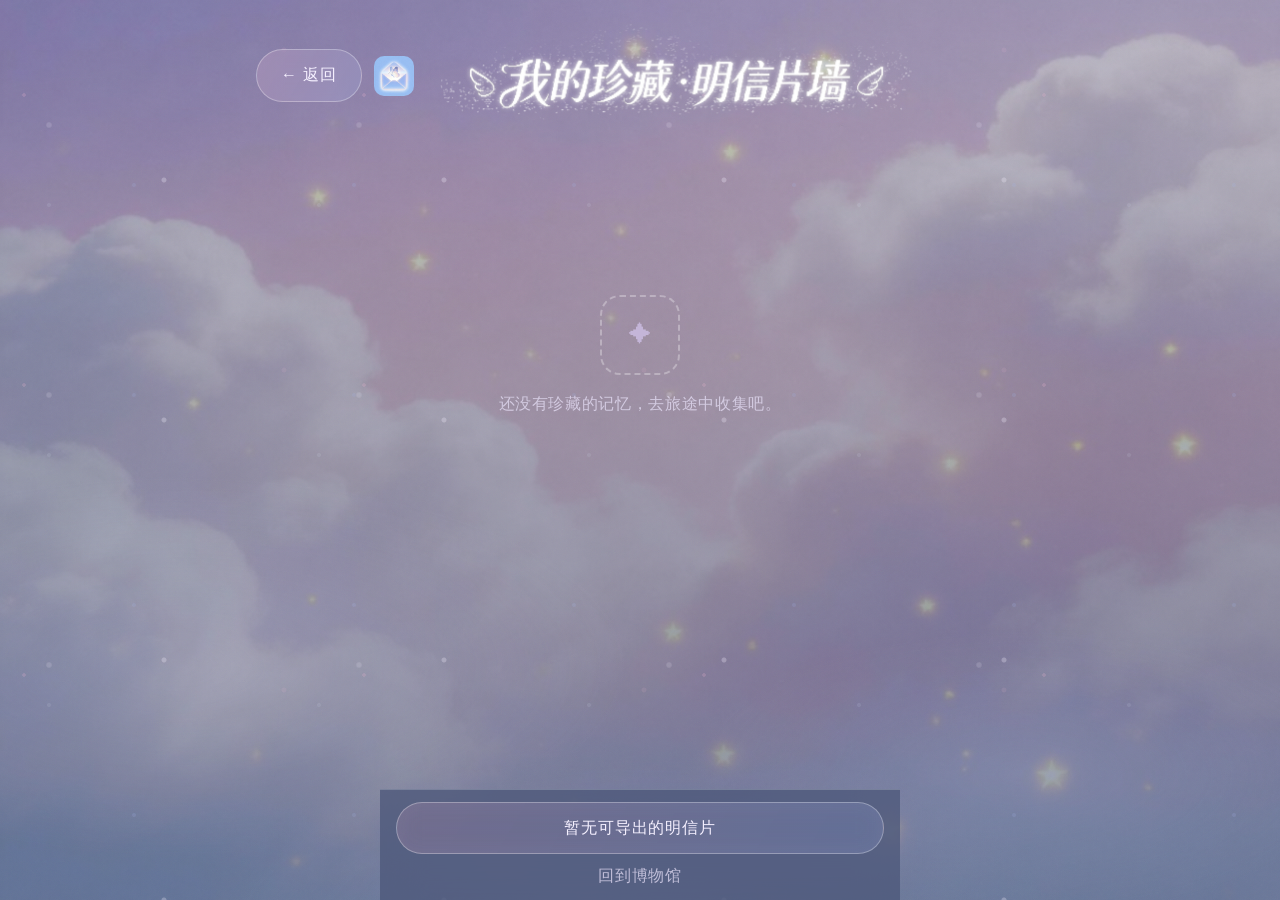
<file: postcards.html>
<!DOCTYPE html>
<html lang="zh-CN">
  <head>
    <meta charset="UTF-8" />
    <meta name="viewport" content="width=device-width, initial-scale=1.0" />
    <title>我的珍藏·明信片墙 | Miss&Found</title>
    <meta name="description" content="查看并导出 Miss&Found 旅途中的珍藏明信片。" />
    <link rel="stylesheet" href="css/style.css" />
    <style>
      .postcards-page {
        min-height: 100vh;
        padding-bottom: 120px;
      }

      .postcards-topbar {
        display: grid;
        grid-template-columns: auto 1fr auto;
        align-items: center;
        gap: 12px;
        margin-bottom: 24px;
        max-width: 800px;
        margin-left: auto;
        margin-right: auto;
      }

      .postcards-topbar__icon {
        width: 40px;
        height: 40px;
        border-radius: 10px;
        object-fit: cover;
      }

      .postcards-topbar__title-wrap {
        display: flex;
        align-items: center;
        justify-content: center;
        gap: 10px;
        min-width: 0;
      }

      .postcards-title {
        margin: 0;
        font-size: clamp(1.2rem, 3.5vw, 1.75rem);
        letter-spacing: 0.08em;
        line-height: 1.5;
        white-space: nowrap;
      }

      .postcards-topbar__spacer {
        width: 72px;
      }

      .postcard {
        border-radius: 22px;
        border: 1px solid rgba(255, 255, 255, 0.22);
        background: linear-gradient(155deg, rgba(255, 255, 255, 0.2), rgba(255, 255, 255, 0.1));
        backdrop-filter: blur(14px);
        -webkit-backdrop-filter: blur(14px);
        box-shadow: var(--shadow-soft);
        opacity: 0;
        transform: translateY(10px);
        transition: opacity var(--transition-medium), transform var(--transition-medium), box-shadow var(--transition-medium);
        cursor: zoom-in;
      }

      .postcard.is-visible {
        opacity: 1;
        transform: translateY(0);
      }

      .postcard:hover {
        box-shadow: var(--shadow-soft), var(--shadow-glow);
      }

      .postcard__img {
        border-radius: 14px;
        width: 100%;
        aspect-ratio: 4 / 3;
        margin-bottom: 14px;
        position: relative;
        overflow: hidden;
        background: linear-gradient(140deg, rgba(165, 180, 232, 0.5), rgba(240, 184, 212, 0.45));
      }

      .postcard__img-el {
        position: absolute;
        inset: 0;
        width: 100%;
        height: 100%;
        object-fit: cover;
      }

      .postcard__landmark {
        position: absolute;
        left: 10px;
        bottom: 10px;
        max-width: calc(100% - 20px);
        padding: 4px 10px;
        border-radius: 999px;
        font-size: 0.78rem;
        line-height: 1.4;
        background: rgba(74, 85, 120, 0.72);
        backdrop-filter: blur(6px);
        color: var(--color-text-primary);
        white-space: nowrap;
        overflow: hidden;
        text-overflow: ellipsis;
      }

      .postcard__text {
        margin: 0 0 12px;
        font-family: var(--font-family-title);
        font-size: 0.95rem;
      }

      .postcard__meta {
        margin: 0;
        display: grid;
        gap: 4px;
        font-size: 0.8rem;
        color: var(--color-text-secondary);
      }

      .empty-state {
        margin-top: 16vh;
        text-align: center;
        color: var(--color-text-secondary);
        line-height: 1.65;
      }

      .empty-state__doodle {
        margin: 0 auto 14px;
        width: 80px;
        height: 80px;
        border-radius: 20px;
        border: 2px dashed rgba(255, 255, 255, 0.3);
        display: grid;
        place-items: center;
        font-size: 1.4rem;
        color: var(--color-lilac);
      }

      .postcards-actions {
        position: fixed;
        left: 0;
        right: 0;
        bottom: 0;
        z-index: 9;
        padding: 12px 16px;
        background: rgba(74, 85, 120, 0.72);
        backdrop-filter: blur(20px);
        -webkit-backdrop-filter: blur(20px);
        border-top: 1px solid rgba(255, 255, 255, 0.2);
        display: grid;
        gap: 10px;
        max-width: 520px;
        margin: 0 auto;
      }

      .postcards-back {
        color: var(--color-text-secondary);
        text-align: center;
        text-decoration: none;
        line-height: 1.5;
      }

      .preview-mask {
        position: fixed;
        inset: 0;
        z-index: 20;
        background: rgba(74, 85, 120, 0.72);
        backdrop-filter: blur(12px);
        display: grid;
        place-items: center;
        padding: 20px;
      }

      .preview-mask[hidden] {
        display: none;
      }

      .preview-card {
        width: min(520px, 100%);
      }

      .preview-card .postcard {
        opacity: 1;
        transform: none;
        cursor: default;
      }

      .soft-tip {
        position: fixed;
        top: 14px;
        right: 14px;
        z-index: 30;
        padding: 10px 16px;
        border-radius: 999px;
        background: rgba(74, 85, 120, 0.85);
        backdrop-filter: blur(14px);
        border: 1px solid rgba(255, 255, 255, 0.28);
        font-size: 0.84rem;
        opacity: 0;
        translate: 0 -8px;
        transition: opacity var(--transition-fast), translate var(--transition-fast);
        pointer-events: none;
      }

      .soft-tip.is-show {
        opacity: 1;
        translate: 0 0;
      }

      @media (max-width: 640px) {
        .postcards-topbar__spacer {
          width: 0;
        }

        .postcards-title {
          white-space: normal;
          text-align: center;
        }
      }
    </style>
  </head>
  <body>
    <div class="page-photo-bg" style="background-image: url('images/bg-cloud-stars.png')" aria-hidden="true"></div>
    <div class="dream-bg" aria-hidden="true">
      <div class="dream-bg__clouds"></div>
      <div class="dream-bg__layer dream-bg__layer--a"></div>
      <div class="dream-bg__layer dream-bg__layer--b"></div>
      <div class="dream-bg__layer dream-bg__layer--c"></div>
      <div class="dream-bg__grain"></div>
    </div>

    <main class="postcards-page page-container" data-parallax-root>
      <header class="postcards-topbar">
        <a class="btn" href="./museum.html" aria-label="返回博物馆">← 返回</a>
        <div class="postcards-topbar__title-wrap">
          <img class="postcards-topbar__icon" src="images/icon-postcard-envelope.png" alt="" aria-hidden="true" />
          <h1 class="postcards-title title"><img class="title-img" src="images/title-postcards.png" alt="我的珍藏·明信片墙" /></h1>
        </div>
        <span class="postcards-topbar__spacer" aria-hidden="true"></span>
      </header>

      <section id="wall-wrap">
        <div id="postcards-wall" class="postcards-wall" hidden></div>
        <div id="empty-state" class="empty-state" hidden>
          <div class="empty-state__doodle" aria-hidden="true">✦</div>
          <p class="text-body">还没有珍藏的记忆，去旅途中收集吧。</p>
        </div>
      </section>
    </main>

    <div class="postcards-actions card-standard">
      <button id="export-all-btn" class="btn" type="button">生成我的收藏长图</button>
      <a class="postcards-back" href="./museum.html">回到博物馆</a>
    </div>

    <div id="preview-mask" class="preview-mask" hidden>
      <div id="preview-card" class="preview-card"></div>
    </div>

    <div id="soft-tip" class="soft-tip" role="status" aria-live="polite"></div>

    <script src="https://html2canvas.hertzen.com/dist/html2canvas.min.js"></script>
    <script type="module" src="./js/postcards.js"></script>
  </body>
</html>
</file>
<file: css/style.css>
/* Miss&Found 失物旅舍 — Dreamcore 梦核设计系统 */

@import url("https://fonts.googleapis.com/css2?family=Cormorant+Garamond:ital,wght@0,300;0,400;0,500;1,300&family=Noto+Serif+SC:wght@300;400;500&display=swap");

:root {
  /* ── 梦核粉彩色板 ── */
  --color-dream-blue: #a5b4e8;
  --color-lilac: #c4b5d8;
  --color-healing-pink: #f0b8d4;
  --color-starlight: #f5f0ff;
  --color-mist: #d8e2f4;

  --color-bg-deep: #3d4a6b;
  --color-bg-mid: #6b7aab;
  --color-bg-soft: #9aabcc;

  --color-text-primary: #f5f0ff;
  --color-text-secondary: rgba(232, 224, 248, 0.72);
  --color-text-muted: rgba(220, 212, 240, 0.52);

  --color-surface: rgba(255, 255, 255, 0.12);
  --color-surface-strong: rgba(255, 255, 255, 0.2);
  --color-accent: #f0b8d4;
  --color-accent-soft: rgba(240, 184, 212, 0.28);
  --color-glow: rgba(196, 181, 216, 0.45);
  --color-border: rgba(255, 255, 255, 0.22);

  /* ── 字体 ── */
  --font-family-base: "PingFang SC", "Microsoft YaHei", sans-serif;
  --font-family-title: "Cormorant Garamond", "Noto Serif SC", "Songti SC", serif;

  /* ── 背景：云端梦境渐变 ── */
  --bg-image-main:
    radial-gradient(ellipse 80% 60% at 15% 20%, rgba(240, 184, 212, 0.22), transparent 55%),
    radial-gradient(ellipse 70% 50% at 85% 15%, rgba(165, 180, 232, 0.28), transparent 50%),
    radial-gradient(ellipse 90% 70% at 50% 90%, rgba(196, 181, 216, 0.2), transparent 55%),
    radial-gradient(ellipse 60% 40% at 70% 60%, rgba(216, 226, 244, 0.15), transparent 45%),
    linear-gradient(165deg, #4a5578 0%, #6b7aab 35%, #8a9bc4 65%, #a5b4e8 100%);

  --radius-card: 28px;
  --shadow-soft: 0 20px 60px rgba(74, 85, 120, 0.28), 0 4px 20px rgba(196, 181, 216, 0.12);
  --shadow-glow: 0 0 40px rgba(240, 184, 212, 0.18), 0 0 80px rgba(165, 180, 232, 0.12);
  --text-glow: 0 0 20px rgba(196, 181, 216, 0.4);

  --transition-fast: 0.4s cubic-bezier(0.4, 0, 0.2, 1);
  --transition-medium: 0.6s cubic-bezier(0.4, 0, 0.2, 1);
  --transition-slow: 0.8s cubic-bezier(0.4, 0, 0.2, 1);
  --transition-enter: 0.8s cubic-bezier(0.4, 0, 0.2, 1);

  /* ── 星空层 ── */
  --star-opacity-1: 0.32;
  --star-opacity-2: 0.22;
  --star-opacity-3: 0.16;
  --star-size-1: 2px;
  --star-size-2: 1.5px;
  --star-size-3: 3px;
  --star-duration-1: 90s;
  --star-duration-2: 130s;
  --star-duration-3: 170s;
  --star-x-1: 120px;
  --star-y-1: -90px;
  --star-x-2: -100px;
  --star-y-2: 80px;
  --star-x-3: 90px;
  --star-y-3: 130px;

  --parallax-main-range: 8px;
  --parallax-depth-range: 12px;
  --blur-strength: 20px;

  --shake-distance: 0.5px;
  --shake-duration: 6s;
}

*,
*::before,
*::after {
  box-sizing: border-box;
}

html,
body {
  margin: 0;
  min-height: 100%;
}

body {
  position: relative;
  overflow-x: hidden;
  color: var(--color-text-primary);
  font-family: var(--font-family-base);
  font-weight: 300;
  background: var(--bg-image-main);
  background-attachment: fixed;
  line-height: 1.65;
  letter-spacing: 0.04em;
  word-break: break-word;
}

/* ── 页面淡入 ── */
body.page-fade {
  opacity: 0;
  transition: opacity var(--transition-enter);
}

body.page-fade.page-fade--ready {
  opacity: 1;
}

/* ── 梦境背景层 ── */
.dream-bg {
  position: fixed;
  inset: 0;
  pointer-events: none;
  z-index: -2;
  overflow: hidden;
}

.dream-bg__clouds {
  position: absolute;
  inset: -10%;
  opacity: 0.35;
  background:
    radial-gradient(ellipse 50% 30% at 20% 70%, rgba(245, 240, 255, 0.5), transparent 60%),
    radial-gradient(ellipse 40% 25% at 75% 80%, rgba(216, 226, 244, 0.4), transparent 55%),
    radial-gradient(ellipse 60% 35% at 50% 95%, rgba(240, 184, 212, 0.25), transparent 50%);
  animation: cloud-drift 40s ease-in-out infinite alternate;
}

.dream-bg__grain {
  position: absolute;
  inset: 0;
  opacity: 0.04;
  background-image: url("data:image/svg+xml,%3Csvg viewBox='0 0 256 256' xmlns='http://www.w3.org/2000/svg'%3E%3Cfilter id='n'%3E%3CfeTurbulence type='fractalNoise' baseFrequency='0.85' numOctaves='4' stitchTiles='stitch'/%3E%3C/filter%3E%3Crect width='100%25' height='100%25' filter='url(%23n)'/%3E%3C/svg%3E");
  background-size: 180px 180px;
}

.dream-bg__layer {
  position: absolute;
  inset: -20%;
  will-change: transform;
}

.dream-bg__layer--a {
  opacity: var(--star-opacity-1);
  background-image:
    radial-gradient(circle, rgba(245, 240, 255, 0.9) 0 var(--star-size-1), transparent calc(var(--star-size-1) + 1px)),
    radial-gradient(circle, rgba(240, 184, 212, 0.7) 0 calc(var(--star-size-1) - 0.5px), transparent var(--star-size-1));
  background-size: 280px 240px, 340px 290px;
  background-position: 0 0, 110px 130px;
  animation: drift-a var(--star-duration-1) linear infinite;
}

.dream-bg__layer--b {
  opacity: var(--star-opacity-2);
  background-image:
    radial-gradient(circle, rgba(165, 180, 232, 0.85) 0 var(--star-size-2), transparent calc(var(--star-size-2) + 1px)),
    radial-gradient(circle, rgba(245, 240, 255, 0.75) 0 calc(var(--star-size-2) + 0.5px), transparent calc(var(--star-size-2) + 2px));
  background-size: 220px 210px, 310px 270px;
  background-position: 60px 50px, 150px 170px;
  animation: drift-b var(--star-duration-2) linear infinite;
}

.dream-bg__layer--c {
  opacity: var(--star-opacity-3);
  background-image:
    radial-gradient(circle, rgba(240, 184, 212, 0.75) 0 calc(var(--star-size-3) - 1px), transparent var(--star-size-3)),
    radial-gradient(circle, rgba(216, 226, 244, 0.8) 0 calc(var(--star-size-3) - 1.5px), transparent calc(var(--star-size-3) - 0.5px));
  background-size: 360px 320px, 270px 250px;
  background-position: 0 70px, 170px 10px;
  animation: drift-c var(--star-duration-3) linear infinite;
}

@keyframes cloud-drift {
  from { transform: translate3d(0, 0, 0) scale(1); }
  to { transform: translate3d(-20px, -15px, 0) scale(1.03); }
}

@keyframes drift-a {
  from { transform: translate3d(0, 0, 0); }
  to { transform: translate3d(var(--star-x-1), var(--star-y-1), 0); }
}

@keyframes drift-b {
  from { transform: translate3d(0, 0, 0); }
  to { transform: translate3d(var(--star-x-2), var(--star-y-2), 0); }
}

@keyframes drift-c {
  from { transform: translate3d(0, 0, 0); }
  to { transform: translate3d(var(--star-x-3), var(--star-y-3), 0); }
}

@keyframes gentle-shake {
  0%, 100% { transform: translate3d(0, 0, 0) rotate(0deg); }
  13% { transform: translate3d(var(--shake-distance), calc(var(--shake-distance) * -0.7), 0) rotate(0.08deg); }
  27% { transform: translate3d(calc(var(--shake-distance) * -0.85), var(--shake-distance), 0) rotate(-0.1deg); }
  44% { transform: translate3d(calc(var(--shake-distance) * 0.45), calc(var(--shake-distance) * 0.25), 0) rotate(0.05deg); }
  62% { transform: translate3d(calc(var(--shake-distance) * -0.65), calc(var(--shake-distance) * -0.5), 0) rotate(-0.08deg); }
  83% { transform: translate3d(calc(var(--shake-distance) * 0.9), calc(var(--shake-distance) * -0.2), 0) rotate(0.06deg); }
}

/* ── 页面摄影背景 ── */
.page-photo-bg {
  position: fixed;
  inset: 0;
  z-index: -3;
  background-size: cover;
  background-position: center;
  background-repeat: no-repeat;
}

.page-photo-bg::after {
  content: "";
  position: absolute;
  inset: 0;
  background: linear-gradient(
    180deg,
    rgba(74, 85, 120, 0.35) 0%,
    rgba(74, 85, 120, 0.5) 55%,
    rgba(74, 85, 120, 0.65) 100%
  );
}

/* ── 布局 ── */
.page-shell {
  min-height: 100vh;
  display: flex;
  flex-direction: column;
  align-items: center;
  padding: 48px 0 56px;
  will-change: transform;
  transition: transform var(--transition-medium);
}

/* ── 统一页面容器 ── */
.page-container {
  width: 100%;
  max-width: 800px;
  margin: 0 auto;
  padding: 24px 16px;
}

/* ── 标准功能卡片 ── */
.card-standard {
  width: 100%;
  max-width: 520px;
  margin-left: auto;
  margin-right: auto;
}

.card-standard--wide {
  max-width: 520px;
}

.text-body {
  line-height: 1.65;
  word-break: break-word;
  overflow-wrap: anywhere;
}

@media (max-width: 767px) {
  .page-container {
    padding: 20px 16px;
  }

  .card-standard,
  .card-standard--wide {
    max-width: none;
    width: calc(100% - 0px);
  }
}

/* ── 毛玻璃卡片 ── */
.glass-card {
  width: 100%;
  max-width: 520px;
  margin-left: auto;
  margin-right: auto;
  border-radius: var(--radius-card);
  border: 1px solid var(--color-border);
  background: linear-gradient(
    145deg,
    rgba(255, 255, 255, 0.22),
    rgba(255, 255, 255, 0.08)
  );
  backdrop-filter: blur(var(--blur-strength)) saturate(1.2);
  -webkit-backdrop-filter: blur(var(--blur-strength)) saturate(1.2);
  box-shadow: var(--shadow-soft);
  padding: clamp(28px, 5vw, 48px);
  transition:
    transform var(--transition-medium),
    border-color var(--transition-fast),
    box-shadow var(--transition-medium);
}

.glass-card--wide {
  max-width: 800px;
}

.glass-card:hover {
  border-color: rgba(255, 255, 255, 0.36);
  box-shadow: var(--shadow-soft), var(--shadow-glow);
}

/* ── 排版 ── */
.title {
  margin: 0 0 16px;
  font-family: var(--font-family-title);
  font-weight: 300;
  font-size: clamp(1.5rem, 4vw, 2.5rem);
  letter-spacing: 0.1em;
  line-height: 1.5;
  word-break: break-word;
  text-shadow: var(--text-glow);
  color: var(--color-text-primary);
}

.title-img {
  width: auto;
  max-width: 100%;
  height: auto;
  display: block;
  margin: 0 auto;
}

.subtitle {
  margin: 0 0 32px;
  color: var(--color-text-secondary);
  font-weight: 300;
  letter-spacing: 0.06em;
  line-height: 1.65;
  word-break: break-word;
  text-shadow: 0 0 12px rgba(196, 181, 216, 0.25);
}

/* ── 头像剪影 ── */
.silhouette {
  width: clamp(88px, 14vw, 120px);
  aspect-ratio: 1;
  margin: 0 auto 24px;
  border-radius: 50%;
  background:
    radial-gradient(circle at 35% 30%, rgba(255, 255, 255, 0.55), transparent 40%),
    radial-gradient(circle at 62% 68%, rgba(196, 181, 216, 0.75), rgba(74, 85, 120, 0.65));
  box-shadow:
    0 0 32px var(--color-accent-soft),
    inset 0 0 24px rgba(255, 255, 255, 0.2);
}

/* ── 按钮 ── */
.btn {
  display: inline-flex;
  align-items: center;
  justify-content: center;
  gap: 8px;
  border: 1px solid rgba(255, 255, 255, 0.3);
  border-radius: 999px;
  padding: 12px 24px;
  min-height: 46px;
  background: linear-gradient(
    120deg,
    rgba(240, 184, 212, 0.22),
    rgba(165, 180, 232, 0.26)
  );
  backdrop-filter: blur(12px);
  -webkit-backdrop-filter: blur(12px);
  color: var(--color-text-primary);
  font: inherit;
  font-weight: 300;
  letter-spacing: 0.06em;
  text-decoration: none;
  cursor: pointer;
  transition:
    transform var(--transition-fast),
    border-color var(--transition-fast),
    box-shadow var(--transition-fast),
    background var(--transition-medium);
  touch-action: manipulation;
}

.btn:hover {
  transform: translateY(-2px);
  border-color: rgba(255, 255, 255, 0.45);
  box-shadow: 0 8px 32px rgba(196, 181, 216, 0.3);
  background: linear-gradient(
    120deg,
    rgba(240, 184, 212, 0.32),
    rgba(165, 180, 232, 0.36)
  );
  animation: gentle-shake var(--shake-duration) infinite both;
  animation-delay: 0.7s;
}

.btn:focus-visible,
input:focus-visible,
textarea:focus-visible,
select:focus-visible {
  outline: 2px solid rgba(240, 184, 212, 0.7);
  outline-offset: 3px;
}

/* ── 表单 ── */
.field {
  display: grid;
  gap: 10px;
  margin-bottom: 20px;
}

.field label {
  font-size: 0.9rem;
  font-weight: 300;
  letter-spacing: 0.06em;
  color: rgba(245, 240, 255, 0.85);
}

.field input,
.field textarea,
.field select {
  border-radius: 18px;
  border: 1px solid rgba(255, 255, 255, 0.22);
  background: linear-gradient(
    160deg,
    rgba(255, 255, 255, 0.16),
    rgba(255, 255, 255, 0.06)
  );
  backdrop-filter: blur(8px);
  -webkit-backdrop-filter: blur(8px);
  color: var(--color-text-primary);
  padding: 14px 16px;
  font: inherit;
  font-weight: 300;
  letter-spacing: 0.04em;
  line-height: 1.7;
  resize: vertical;
  transition:
    border-color var(--transition-fast),
    box-shadow var(--transition-fast);
}

.field input::placeholder,
.field textarea::placeholder {
  color: rgba(232, 224, 248, 0.45);
  letter-spacing: 0.04em;
}

.field input:focus,
.field textarea:focus,
.field select:focus {
  border-color: rgba(240, 184, 212, 0.55);
  box-shadow: 0 0 0 4px rgba(240, 184, 212, 0.1);
}

.field select option {
  background: #4a5578;
  color: var(--color-text-primary);
}

/* ── 视差层 ── */
.parallax-layer {
  will-change: transform;
  transition: transform var(--transition-slow);
}

.shake {
  animation: gentle-shake var(--shake-duration) infinite both;
}
.shake--delay-1 { animation-delay: 0.6s; }
.shake--delay-2 { animation-delay: 1.4s; }
.shake--delay-3 { animation-delay: 2.2s; }

/* ── 淡入上升 ── */
.fade-in-up {
  opacity: 0;
  translate: 0 16px;
  transition:
    opacity var(--transition-enter),
    translate var(--transition-enter);
}

.fade-in-up.is-visible {
  opacity: 1;
  translate: 0 0;
}

.sr-only {
  position: absolute;
  width: 1px;
  height: 1px;
  margin: -1px;
  padding: 0;
  border: 0;
  overflow: hidden;
  clip: rect(0, 0, 0, 0);
}

@media (prefers-reduced-motion: reduce) {
  *,
  *::before,
  *::after {
    animation-duration: 0.001ms !important;
    animation-iteration-count: 1 !important;
    transition-duration: 0.001ms !important;
  }

  .shake {
    animation: none !important;
  }
}

/* ── 头像与上传 ── */
.avatar-img,
.has-avatar-img img {
  width: 100%;
  height: 100%;
  object-fit: cover;
  border-radius: 50%;
  display: block;
}

.avatar-upload {
  display: grid;
  gap: 8px;
  justify-items: center;
}

.avatar-upload__preview {
  position: relative;
  width: 72px;
  height: 72px;
  border-radius: 50%;
  overflow: hidden;
  box-shadow: 0 0 20px var(--color-accent-soft);
}

.avatar-upload__preview .silhouette {
  width: 72px;
  height: 72px;
  margin: 0;
}

.avatar-upload__btn {
  width: 72px;
  height: 72px;
  border-radius: 16px;
  border: 2px dashed rgba(255, 255, 255, 0.38);
  background: rgba(255, 255, 255, 0.08);
  color: var(--color-text-secondary);
  font-size: 1.6rem;
  cursor: pointer;
  display: grid;
  place-items: center;
  transition: border-color var(--transition-fast), background var(--transition-fast);
}

.avatar-upload__btn:hover {
  border-color: rgba(240, 184, 212, 0.55);
  background: rgba(255, 255, 255, 0.14);
}

.avatar-upload__actions {
  display: flex;
  gap: 8px;
  flex-wrap: wrap;
  justify-content: center;
}

.avatar-upload__hint {
  margin: 0;
  font-size: 0.78rem;
  color: var(--color-text-secondary);
  letter-spacing: 0.04em;
  line-height: 1.5;
  text-align: center;
}

.btn--tiny {
  min-height: 32px;
  padding: 4px 12px;
  font-size: 0.78rem;
}

/* ── 朋友圈时间线 ── */
.timeline-list {
  display: flex;
  flex-direction: column;
  gap: 22px;
  width: 100%;
  max-width: 520px;
  margin: 0 auto;
}

.post-card {
  width: 100%;
  max-width: 520px;
  margin: 0 auto;
  border-radius: 22px;
  border: 1px solid rgba(255, 255, 255, 0.22);
  background: linear-gradient(145deg, rgba(255, 255, 255, 0.2), rgba(255, 255, 255, 0.08));
  backdrop-filter: blur(14px);
  -webkit-backdrop-filter: blur(14px);
  padding: 16px;
  overflow: hidden;
}

.post-card__image {
  position: relative;
  width: 100%;
  aspect-ratio: 4 / 3;
  border-radius: 16px;
  overflow: hidden;
  background: linear-gradient(140deg, rgba(165, 180, 232, 0.45), rgba(240, 184, 212, 0.42));
  margin-bottom: 14px;
}

.post-card__img-el {
  position: absolute;
  inset: 0;
  width: 100%;
  height: 100%;
  object-fit: cover;
}

.post-card__body {
  margin: 0 0 12px;
  line-height: 1.65;
  word-break: break-word;
}

.post-card__meta {
  margin: 0;
  display: flex;
  justify-content: space-between;
  align-items: center;
  gap: 10px;
  font-size: 0.82rem;
  line-height: 1.5;
  color: var(--color-text-secondary);
  word-break: break-word;
}

.post-card__fav {
  border: 0;
  border-radius: 999px;
  padding: 5px 10px;
  background: rgba(255, 255, 255, 0.12);
  color: inherit;
  cursor: pointer;
  flex-shrink: 0;
}

.post-card__fav.is-faved {
  background: rgba(240, 184, 212, 0.28);
}

.post-card__landmark {
  position: absolute;
  left: 12px;
  bottom: 10px;
  font-size: 0.84rem;
  line-height: 1.5;
  text-shadow: var(--text-glow);
}

.encounter-flag {
  position: absolute;
  top: 8px;
  right: 10px;
  background: rgba(74, 85, 120, 0.55);
  backdrop-filter: blur(6px);
  border-radius: 999px;
  padding: 3px 10px;
  font-size: 0.72rem;
  line-height: 1.5;
}

/* ── 博物馆网格 ── */
.museum__grid {
  display: grid;
  grid-template-columns: repeat(auto-fill, minmax(220px, 1fr));
  gap: 22px;
  justify-items: center;
}

.item-card {
  width: 100%;
  max-width: 520px;
}

.item-card__avatar {
  width: 54px;
  aspect-ratio: 1;
  border-radius: 50%;
  margin-bottom: 12px;
  overflow: hidden;
}

/* ── 明信片墙（单列/双列网格，避免 columns 错位） ── */
.postcards-wall {
  display: grid;
  grid-template-columns: 1fr;
  gap: 22px;
  max-width: 520px;
  margin: 0 auto;
}

.postcard {
  break-inside: avoid;
  page-break-inside: avoid;
  width: 100%;
  max-width: 520px;
  margin: 0 auto;
  padding: 16px;
}

.postcard__text {
  line-height: 1.65;
  word-break: break-word;
  overflow-wrap: anywhere;
  padding: 0 2px;
  color: var(--color-text-primary);
}

.postcard__meta {
  line-height: 1.55;
  word-break: break-word;
}

@media (min-width: 768px) {
  .postcards-wall {
    max-width: 800px;
    grid-template-columns: repeat(2, minmax(0, 1fr));
  }

  .postcard {
    max-width: none;
  }
}

@media (max-width: 767px) {
  .postcards-wall {
    max-width: none;
    width: 100%;
  }

  .timeline-list,
  .post-card {
    max-width: none;
    width: 100%;
  }
}
</file>
